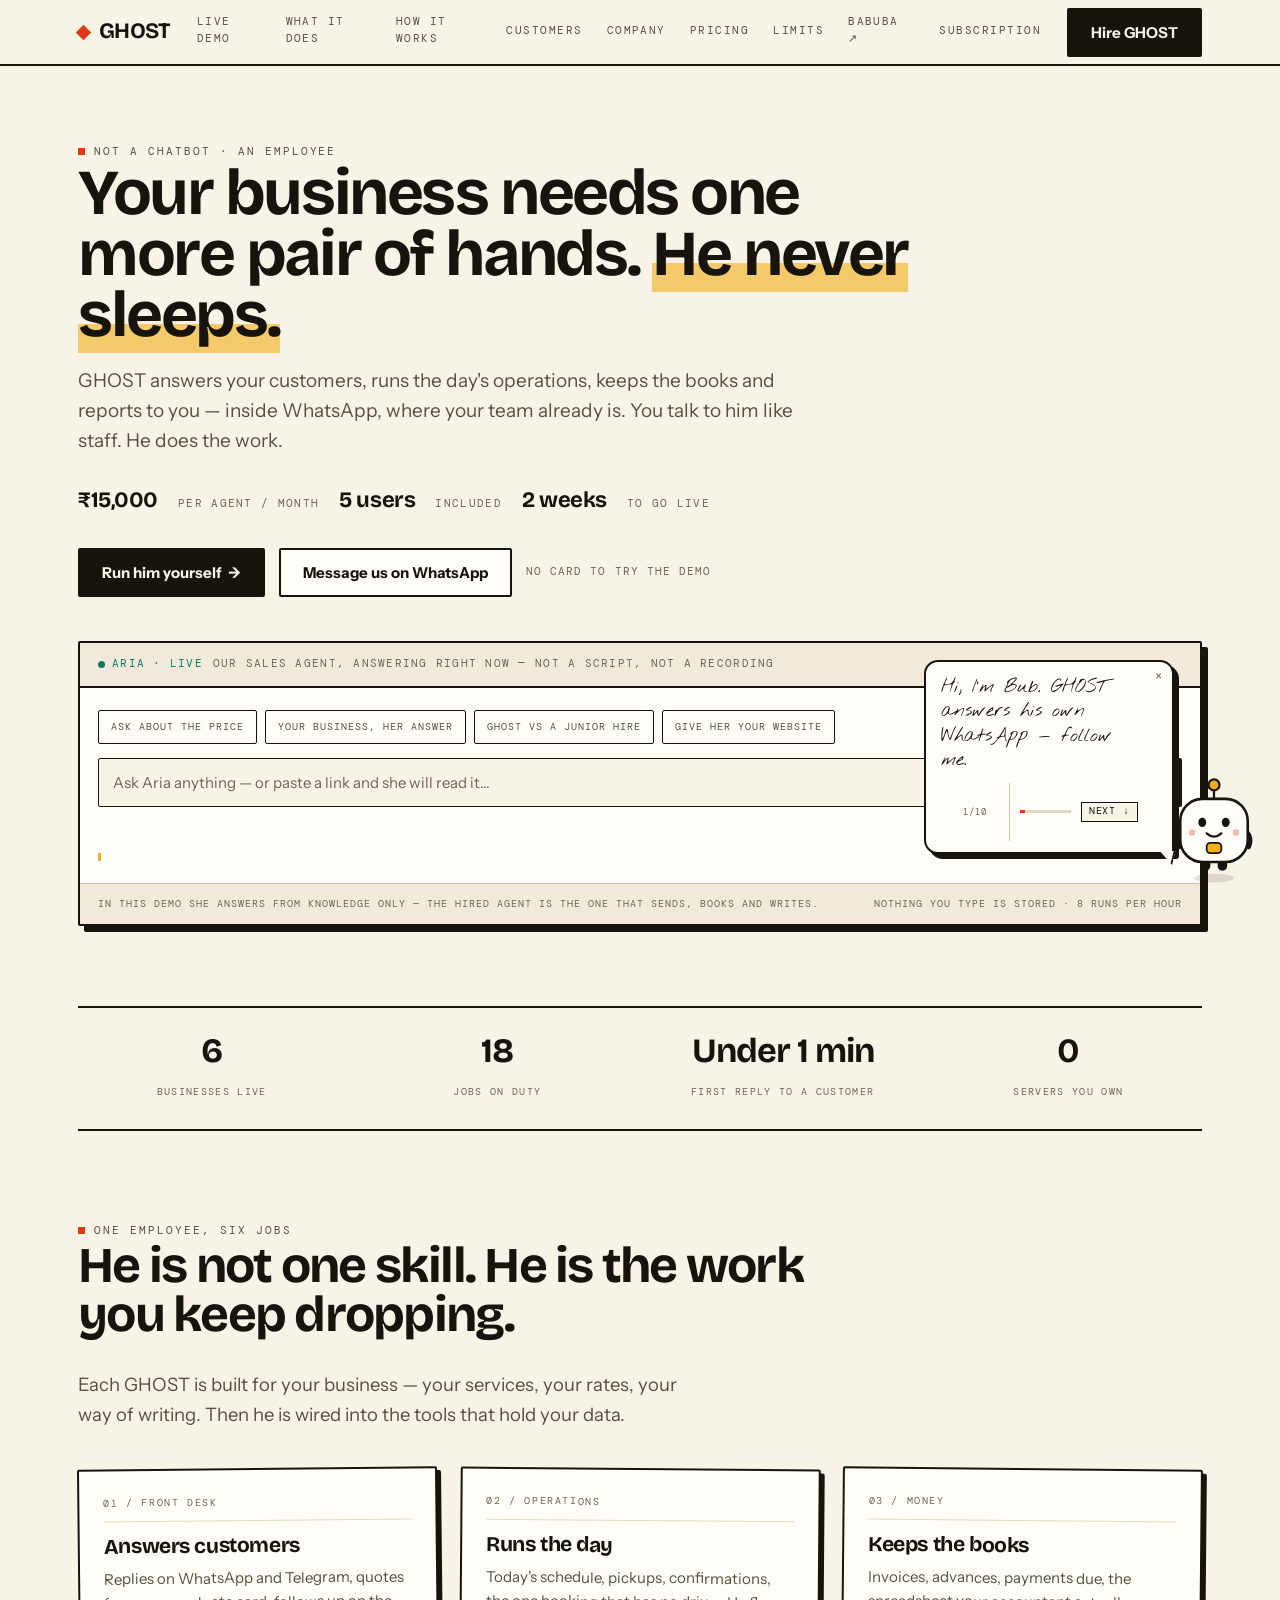
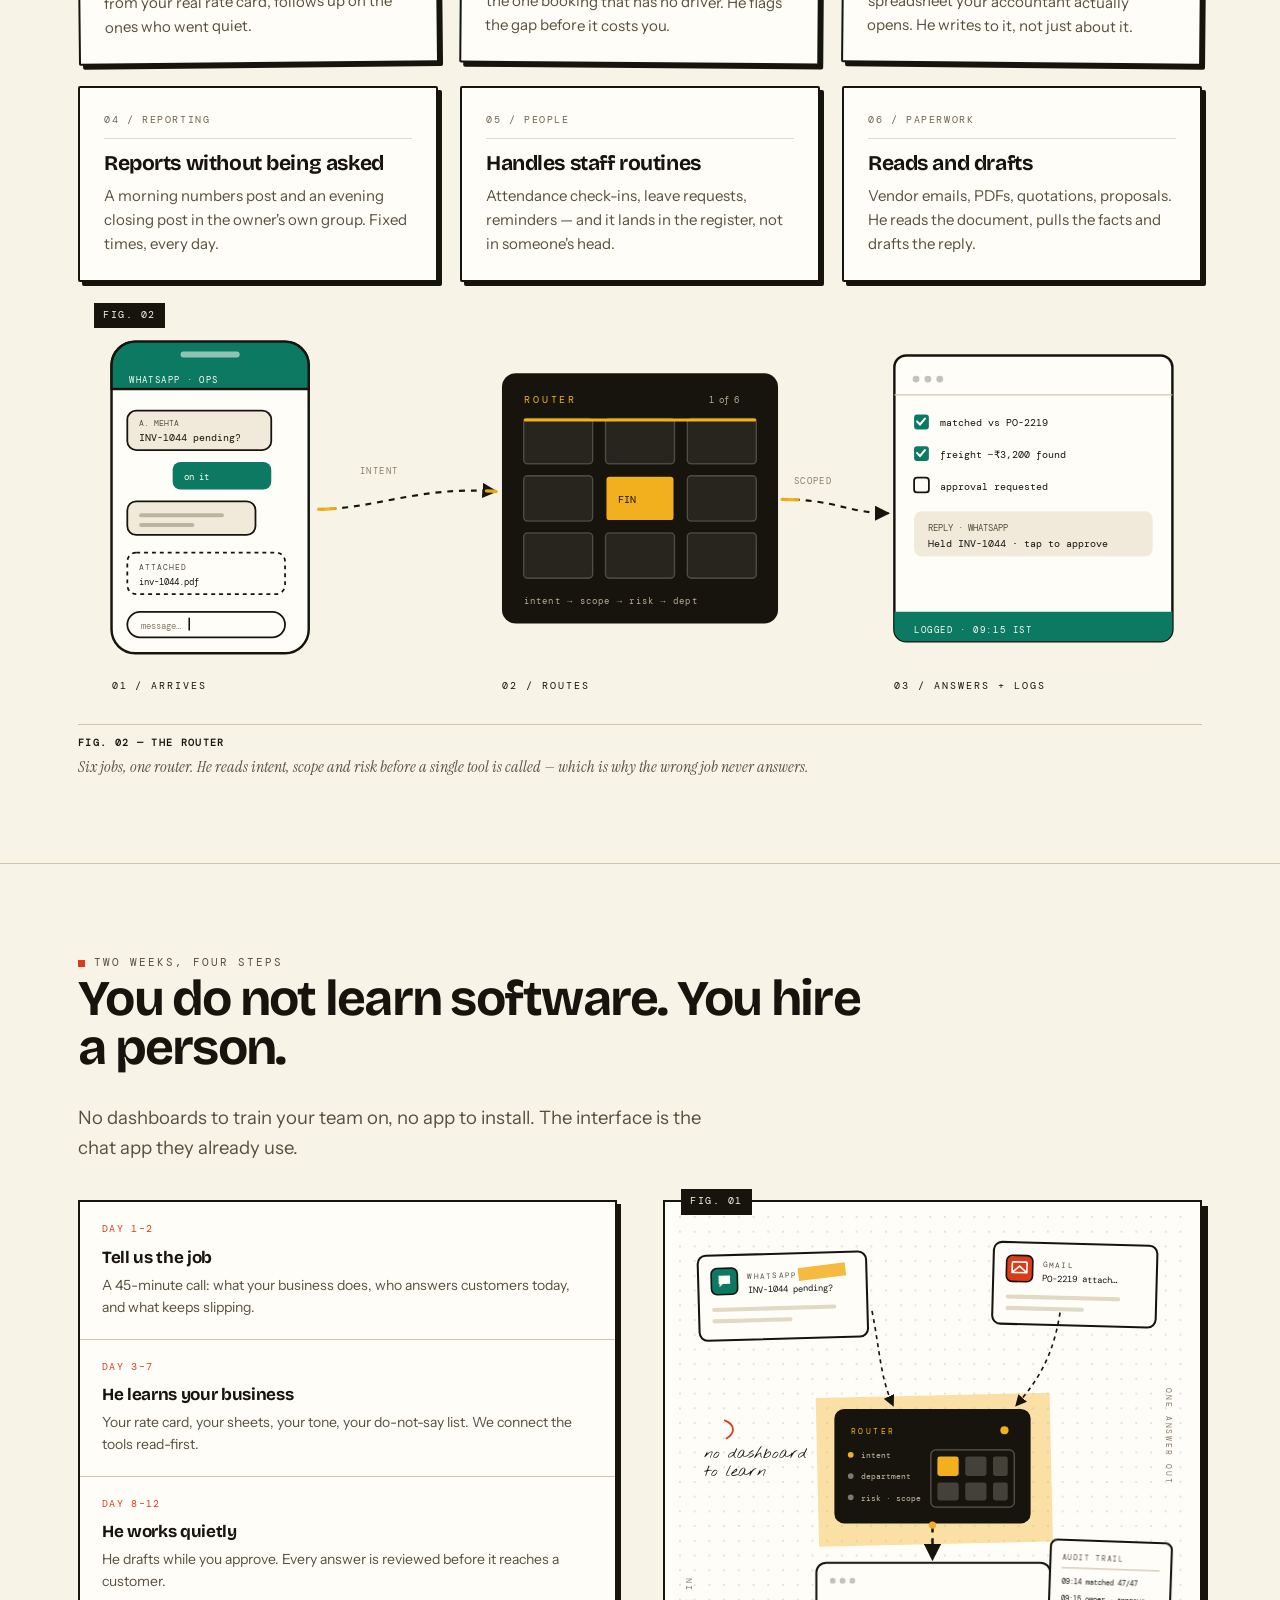
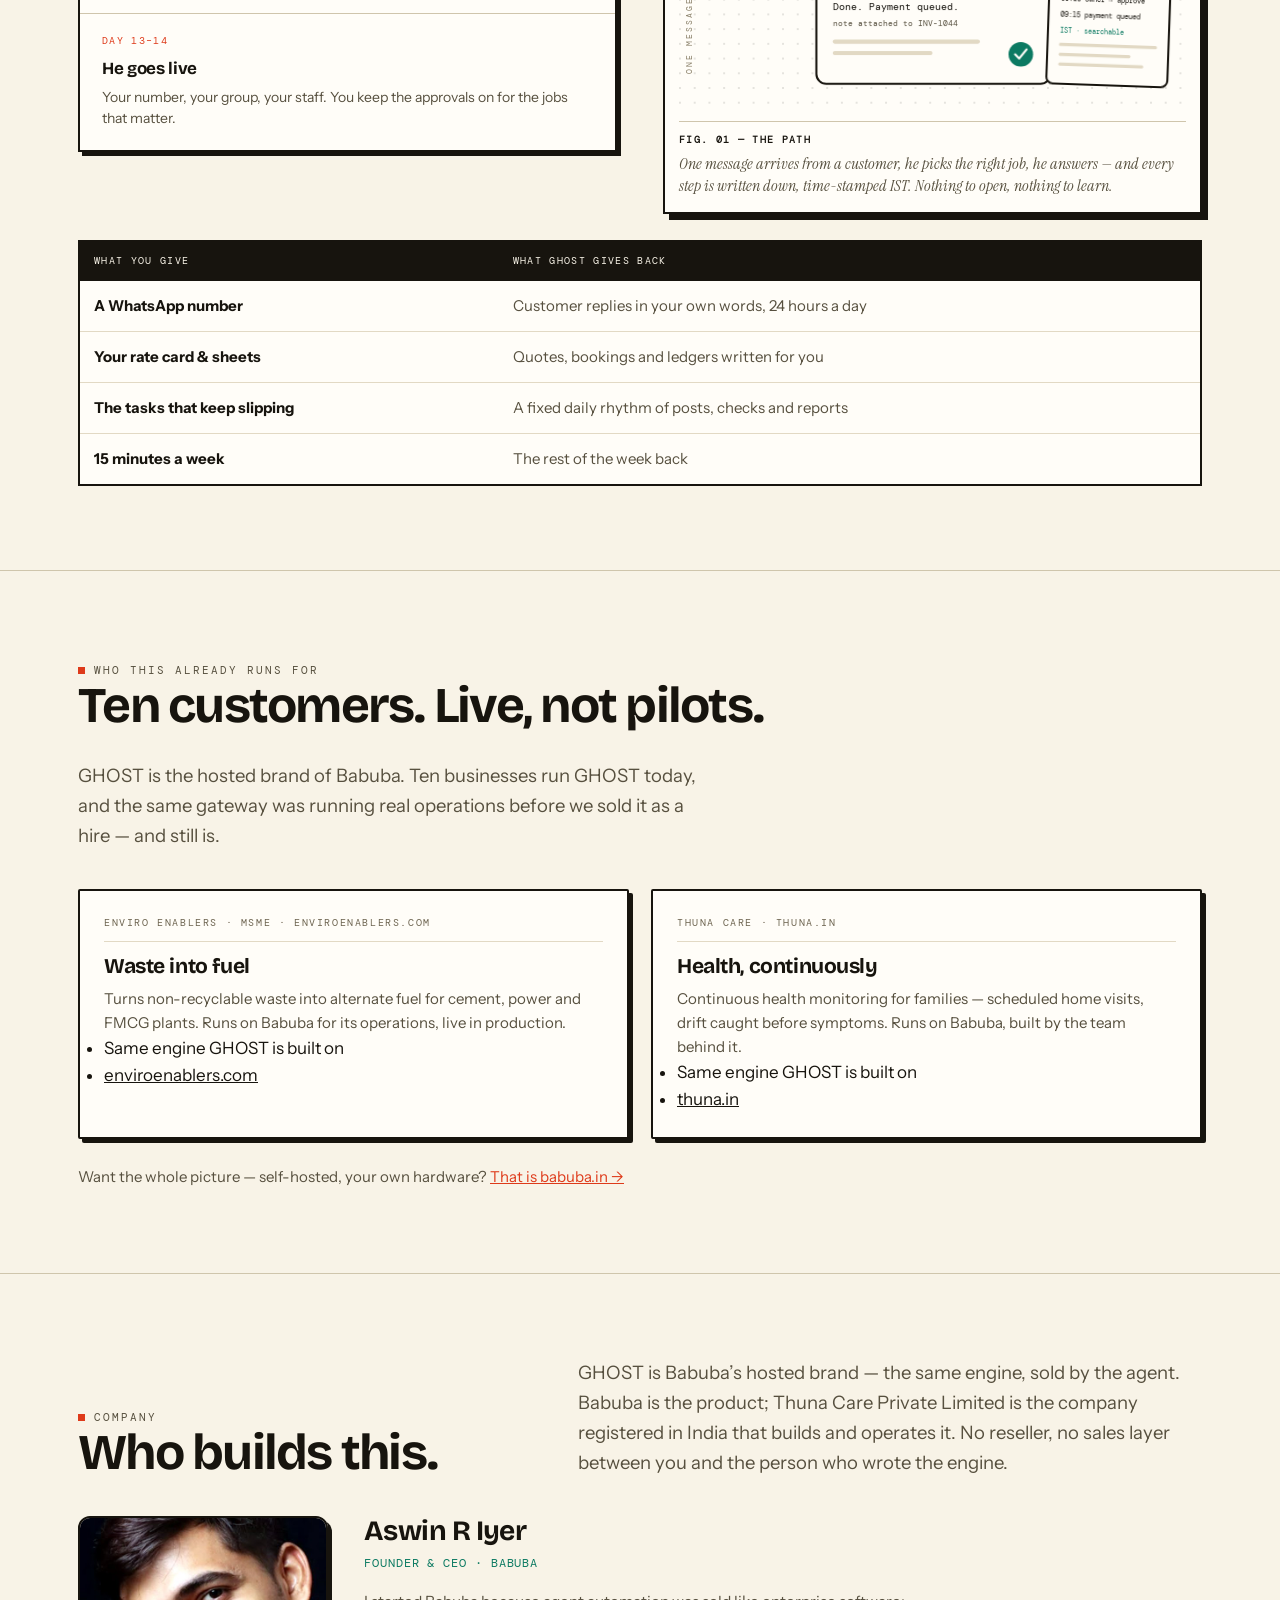
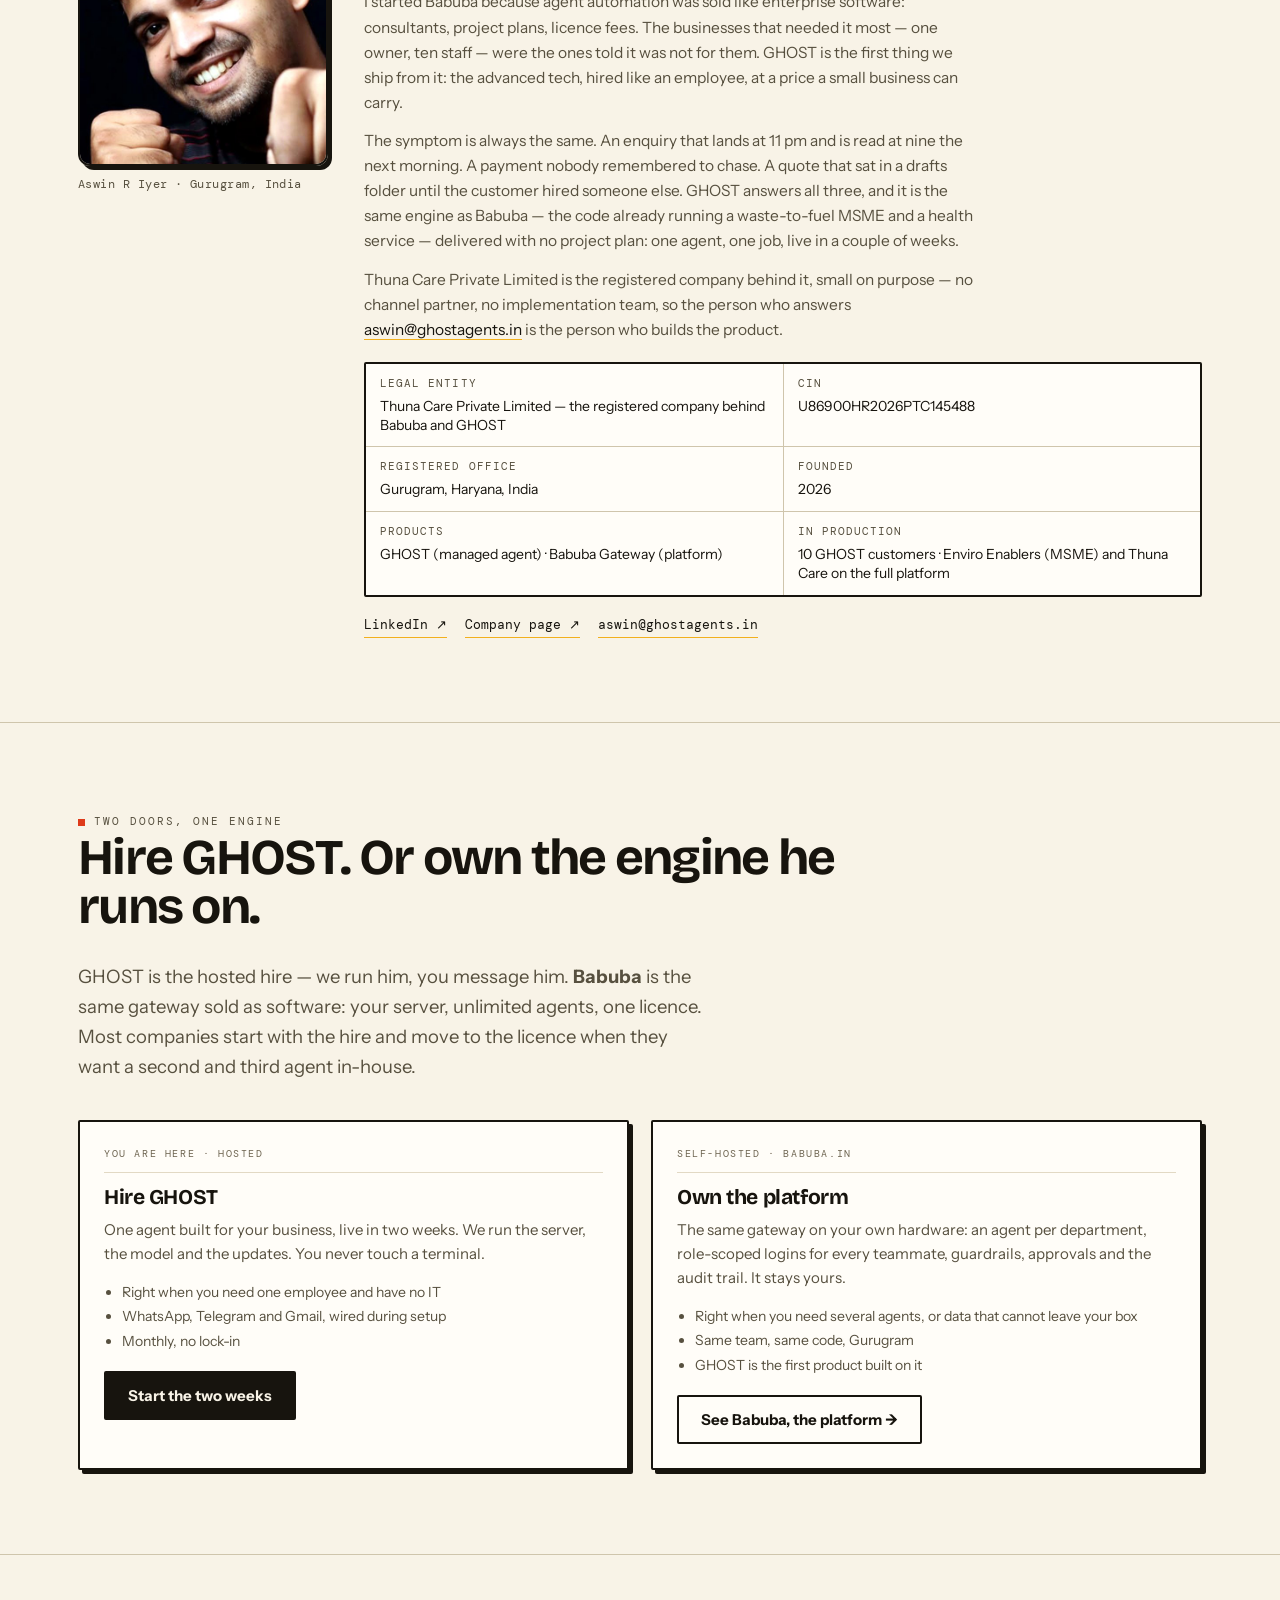
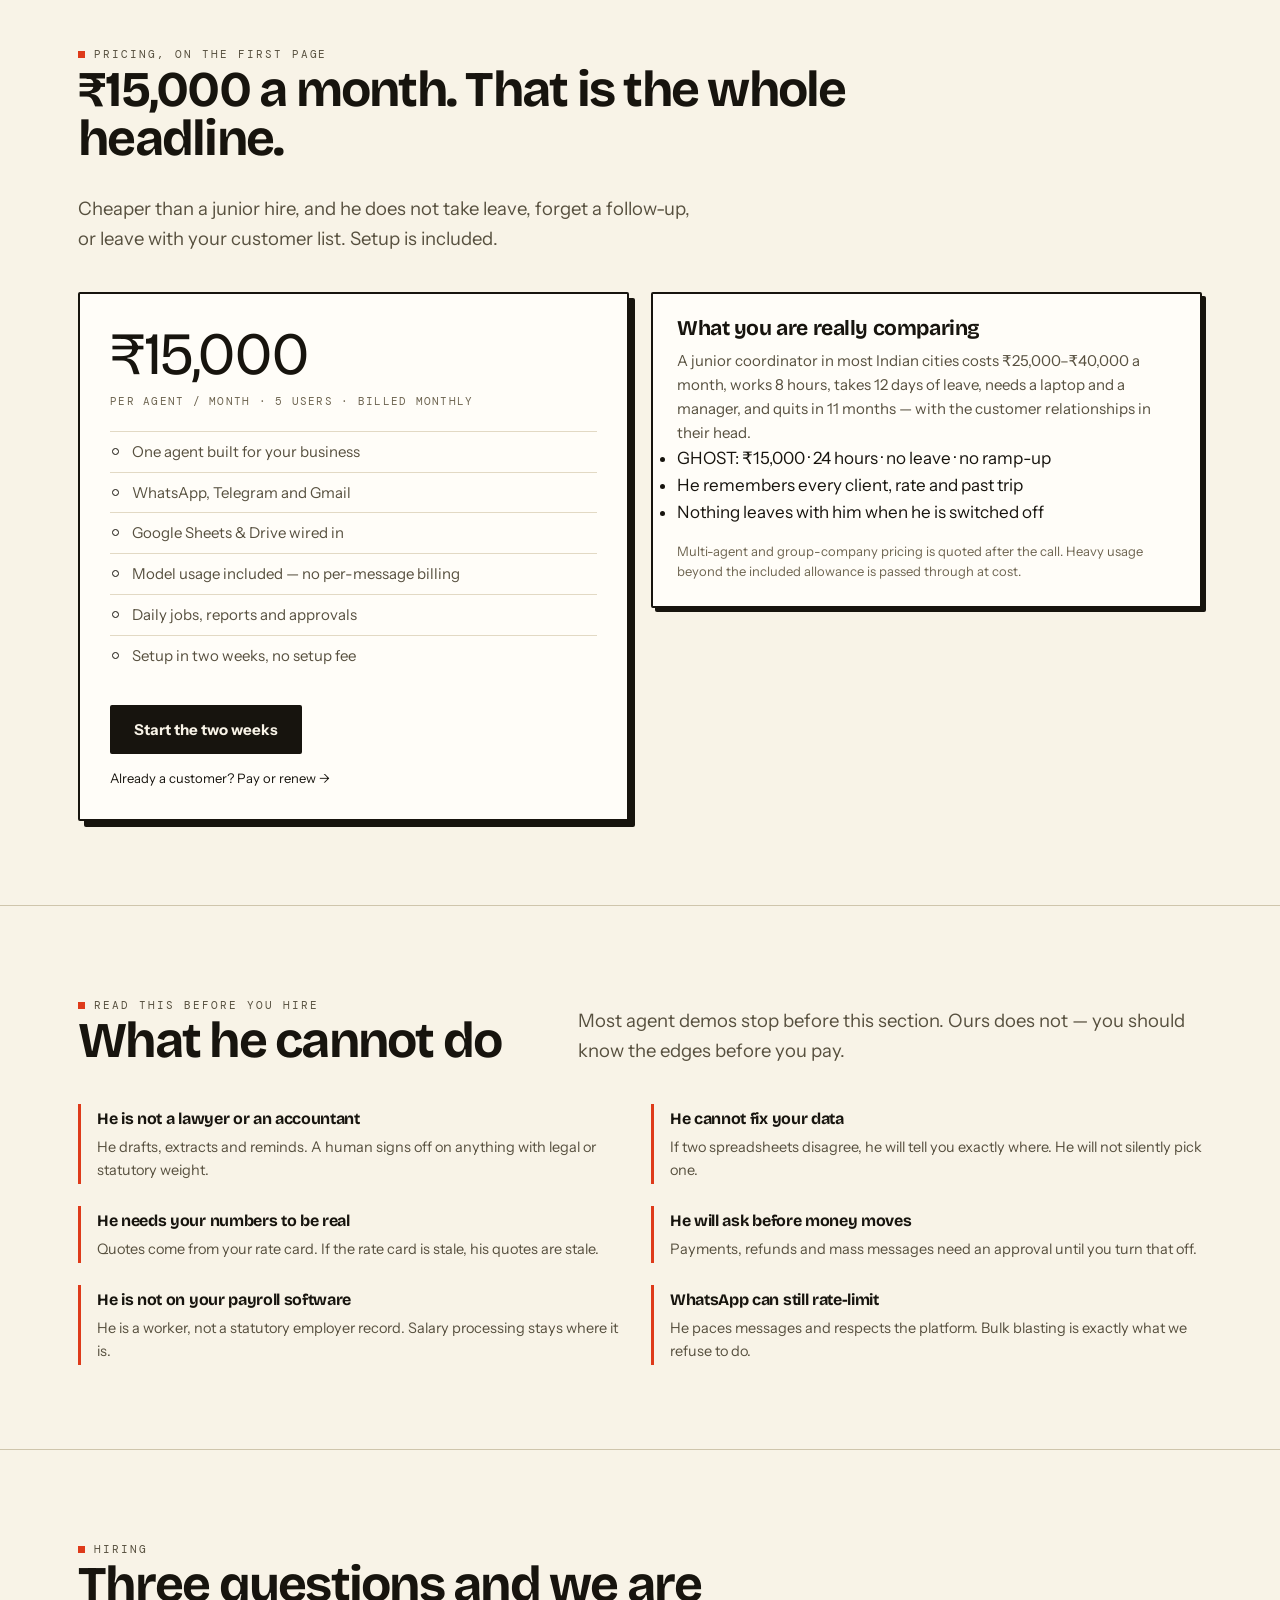
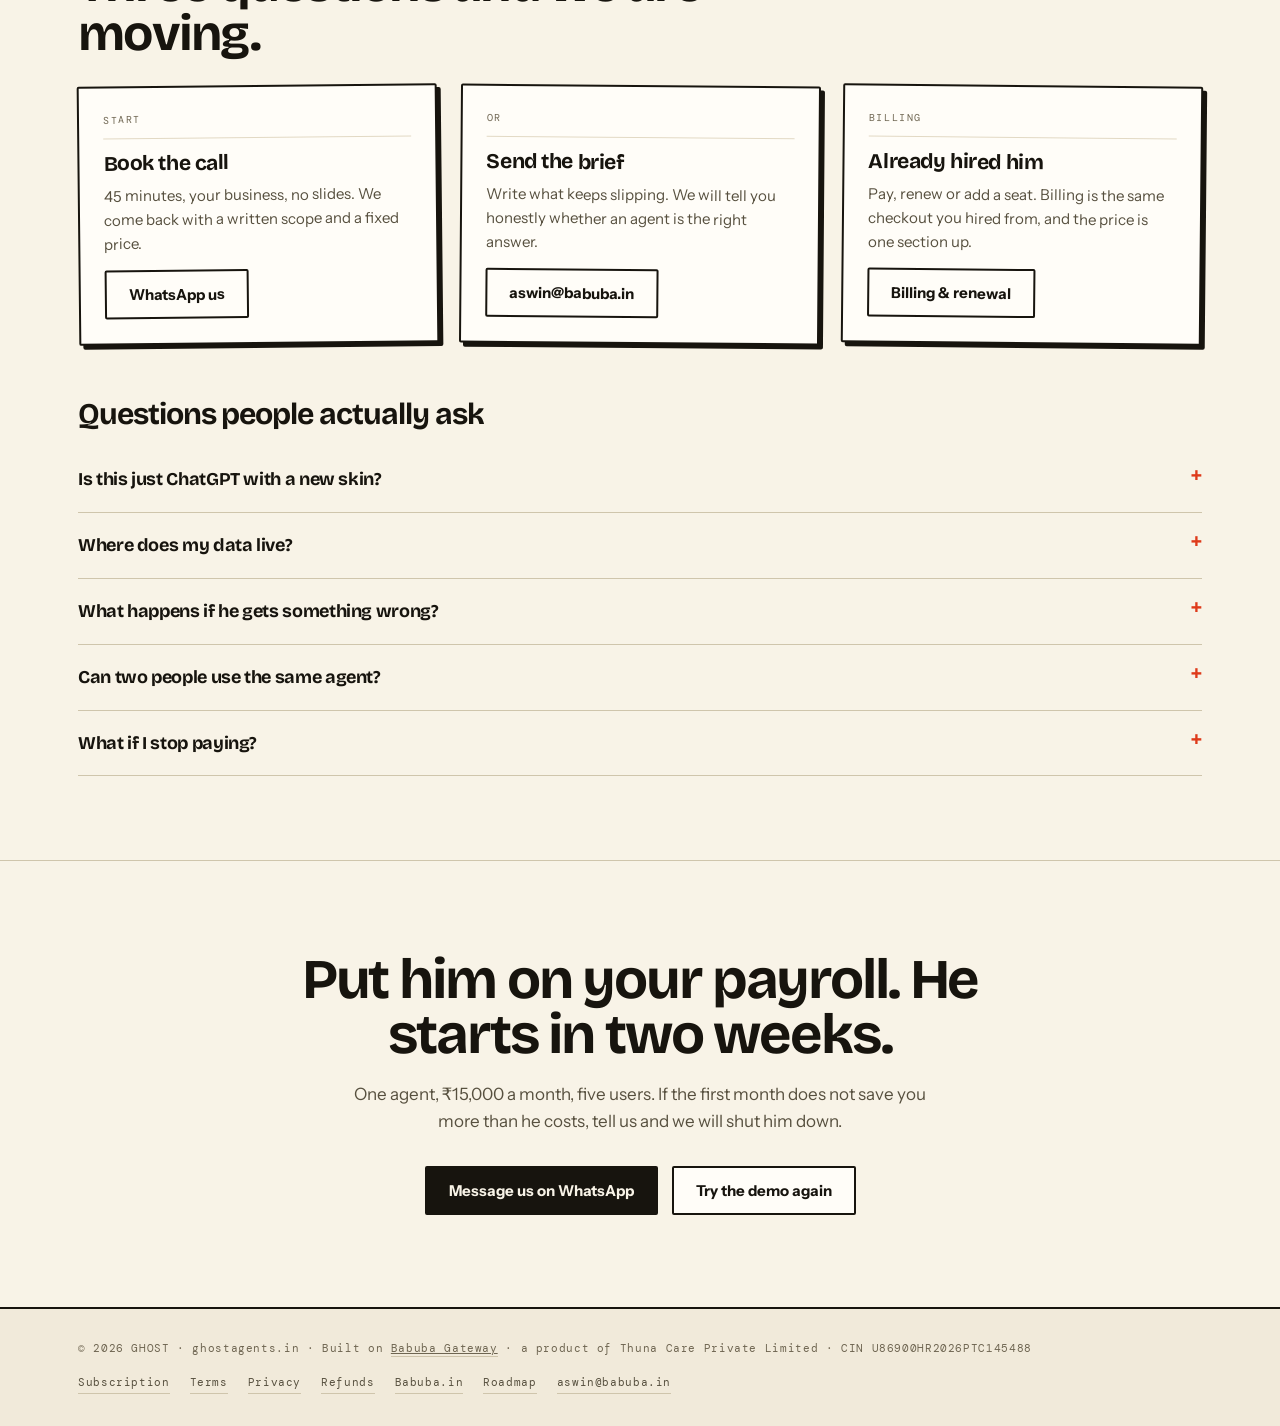
<file: index.html>
<!DOCTYPE html>
<html lang="en">
<head>
<meta charset="utf-8" />
<meta name="viewport" content="width=device-width,initial-scale=1" />
<title>GHOST — the AI employee that works on WhatsApp</title>
<meta name="description" content="GHOST is an AI employee for your business: it answers customers, runs operations, keeps the books and reports to you — on WhatsApp. ₹15,000 per agent per month for 5 users. Live in two weeks." />
<link rel="canonical" href="https://ghostagents.in/" />
<meta property="og:title" content="GHOST — the AI employee that works on WhatsApp" />
<meta property="og:description" content="One agent that answers customers, runs ops and keeps the books. ₹15,000/month, 5 users, live in two weeks." />
<meta property="og:type" content="website" />
<meta property="og:url" content="https://ghostagents.in/" />
<meta name="theme-color" content="#F8F3E7" />
<meta property="og:site_name" content="GHOST" />
<meta property="og:image" content="https://ghostagents.in/assets/og-ghost.png" />
<meta property="og:image:width" content="1200" />
<meta property="og:image:height" content="630" />
<meta property="og:image:alt" content="GHOST — the AI employee that works on WhatsApp" />
<meta name="twitter:card" content="summary_large_image" />
<meta name="twitter:title" content="GHOST — the AI employee that works on WhatsApp" />
<meta name="twitter:description" content="One agent that answers customers, runs ops and keeps the books. ₹15,000/month, 5 users, live in two weeks." />
<meta name="twitter:image" content="https://ghostagents.in/assets/og-ghost.png" />
<script type="application/ld+json">
{
  "@context": "https://schema.org",
  "@graph": [
    {
      "@type": "Organization",
      "@id": "https://ghostagents.in/#org",
      "name": "GHOST",
      "legalName": "Thuna Care Private Limited",
      "url": "https://ghostagents.in/",
      "email": "aswin@babuba.in",
      "logo": "https://ghostagents.in/assets/og-ghost.png",
      "identifier": "CIN U86900HR2026PTC145488",
      "address": {
        "@type": "PostalAddress",
        "addressLocality": "Gurugram",
        "addressRegion": "Haryana",
        "addressCountry": "IN"
      },
      "sameAs": [
        "https://www.babuba.in"
      ]
    },
    {
      "@type": "Product",
      "name": "GHOST",
      "description": "An AI employee for small businesses that answers customers, runs daily operations, keeps the books and reports to the owner inside WhatsApp.",
      "brand": {
        "@id": "https://ghostagents.in/#org"
      },
      "category": "AI employee / business automation",
      "offers": {
        "@type": "Offer",
        "price": "15000",
        "priceCurrency": "INR",
        "availability": "https://schema.org/InStock",
        "url": "https://ghostagents.in/#pricing",
        "priceSpecification": {
          "@type": "UnitPriceSpecification",
          "price": "15000",
          "priceCurrency": "INR",
          "unitText": "MONTH",
          "referenceQuantity": {
            "@type": "QuantitativeValue",
            "value": 1,
            "unitCode": "MON"
          }
        }
      }
    }
  ]
}
</script>
<link rel="icon" href="data:image/svg+xml,<svg xmlns='http://www.w3.org/2000/svg' viewBox='0 0 100 100'><rect width='100' height='100' rx='22' fill='%2317140E'/><text x='50' y='72' font-size='62' font-family='system-ui' font-weight='700' fill='%23F8F3E7' text-anchor='middle'>G</text></svg>" />
<link rel="icon" type="image/png" sizes="64x64" href="/favicon.png" />
<link rel="apple-touch-icon" sizes="180x180" href="/apple-touch-icon.png" />
<link rel="stylesheet" href="/theme.css?v=3" />
</head>
<body>

<header>
  <div class="wrap">
    <nav>
      <a class="brand" href="/"><span class="dot"></span>GHOST</a>
      <div class="nlinks">
        <a href="#demo">Live demo</a>
        <a href="#works">What it does</a>
        <a href="#how">How it works</a>
        <a href="#who">Customers</a>
        <a href="#team">Company</a>
        <a href="#pricing">Pricing</a>
        <a href="#limits">Limits</a>
        <a href="#platform">Babuba &#8599;</a>
      </div>
      <a class="nsub" href="https://app.ghostagents.in/">Subscription</a>
        <a class="btn btn-p" href="#start">Hire GHOST</a>
    </nav>
  </div>
</header>

<main>
<div class="wrap">
  <div class="hero" data-say="Hi, I&rsquo;m Bub. GHOST answers his own WhatsApp &mdash; follow me." data-pose="wave">
    <span class="eyebrow">Not a chatbot · an employee</span>
    <h1>Your business needs one more pair of hands. <em>He never sleeps.</em></h1>
    <p>GHOST answers your customers, runs the day's operations, keeps the books and reports to you — inside WhatsApp, where your team already is. You talk to him like staff. He does the work.</p>
    <div class="pricebar">
      <b>₹15,000</b><span>per agent / month</span>
      <b>5 users</b><span>included</span>
      <b>2 weeks</b><span>to go live</span>
    </div>
    <div class="cta">
      <a class="btn btn-p" href="#demo">Run him yourself &nbsp;→</a>
      <a class="btn btn-g" href="https://wa.me/919497243925?text=Hi%2C%20I%20want%20to%20hire%20GHOST" target="_blank" rel="noopener">Message us on WhatsApp</a>
      <small>No card to try the demo</small>
    </div>

    <!-- LIVE DEMO -->
    <div class="demo" id="demo" data-say="Type anything here. Demo is knowledge only &mdash; he sends nothing." data-pose="point">
      <div class="demo-top">
        <span class="live"><i></i>ARIA · LIVE</span>
        <span>our sales agent, answering right now — not a script, not a recording</span>
      </div>
      <div class="demo-body">
        <div class="chips">
          <button class="chip" data-t="What is GHOST, in one line, and what does it cost?">Ask about the price</button>
          <button class="chip" data-t="We run a 6-person travel agency in Kochi. What would GHOST actually do for us?">Your business, her answer</button>
          <button class="chip" data-t="Which is the better buy for a small firm — GHOST at Rs 15,000 a month or a junior hire?">GHOST vs a junior hire</button>
          <button class="chip" data-t="https://ghostagents.in what would you change on this page?">Give her your website</button>
        </div>
        <div class="row">
          <input class="din" id="q" placeholder="Ask Aria anything — or paste a link and she will read it…" maxlength="400" />
          <button class="run" id="go">Ask Aria</button>
        </div>
        <div class="out" id="out">
          <div class="trace" id="trace"></div>
          <div class="facts" id="facts"></div>
          <div class="answer" id="answer"></div>
        </div>
      </div>
      <div class="demo-foot">
        <span id="meta">In this demo she answers from knowledge only — the hired agent is the one that sends, books and writes.</span>
        <span>Nothing you type is stored · 8 runs per hour</span>
      </div>
    </div>
  </div>

  <div class="strip">
    <div class="strip-grid">
      <div><b>6</b><span>businesses live</span></div>
      <div><b>18</b><span>jobs on duty</span></div>
      <div><b>Under 1 min</b><span>first reply to a customer</span></div>
      <div><b>0</b><span>servers you own</span></div>
    </div>
  </div>
</div>

<section class="blk" id="works" data-say="Six jobs, one agent. You hire the work, not a chatbot." data-pose="think">
  <div class="wrap">
    <div class="head">
      <div>
        <span class="eyebrow">One employee, six jobs</span>
        <h2 class="sec-t">He is not one skill. He is the work you keep dropping.</h2>
      </div>
      <p class="lede">Each GHOST is built for your business — your services, your rates, your way of writing. Then he is wired into the tools that hold your data.</p>
    </div>
    <div class="grid3">
      <div class="card"><span class="num">01 / FRONT DESK</span><h3>Answers customers</h3><p>Replies on WhatsApp and Telegram, quotes from your real rate card, follows up on the ones who went quiet.</p></div>
      <div class="card"><span class="num">02 / OPERATIONS</span><h3>Runs the day</h3><p>Today's schedule, pickups, confirmations, the one booking that has no driver. He flags the gap before it costs you.</p></div>
      <div class="card"><span class="num">03 / MONEY</span><h3>Keeps the books</h3><p>Invoices, advances, payments due, the spreadsheet your accountant actually opens. He writes to it, not just about it.</p></div>
      <div class="card"><span class="num">04 / REPORTING</span><h3>Reports without being asked</h3><p>A morning numbers post and an evening closing post in the owner's own group. Fixed times, every day.</p></div>
      <div class="card"><span class="num">05 / PEOPLE</span><h3>Handles staff routines</h3><p>Attendance check-ins, leave requests, reminders — and it lands in the register, not in someone's head.</p></div>
      <div class="card"><span class="num">06 / PAPERWORK</span><h3>Reads and drafts</h3><p>Vendor emails, PDFs, quotations, proposals. He reads the document, pulls the facts and drafts the reply.</p></div>
    </div>
    <figure class="fig fig-raw" style="margin:34px 0 0">
      <span class="fig-tag">Fig. 02</span>
        <svg viewBox="0 0 1140 400" role="img" aria-label="Three panels: a message arrives on WhatsApp, the gateway router picks one of his six jobs, the agent answers and the answer is logged">
                <defs>
                  <marker id="g-ah2" viewBox="0 0 10 10" refX="9" refY="5" markerWidth="7" markerHeight="7" orient="auto"><path d="M0 0L10 5L0 10z" fill="#17140E"/></marker>
                </defs>

                <!-- 01 message -->
                <path d="M34 50V50a24 24 0 0 1 24-24h152a24 24 0 0 1 24 24v268a24 24 0 0 1-24 24H58a24 24 0 0 1-24-24z" fill="#FFFDF8" stroke="#17140E" stroke-width="2.5"/>
                <path d="M34 74V50a24 24 0 0 1 24-24h152a24 24 0 0 1 24 24v24z" fill="#0C7A62" stroke="#17140E" stroke-width="2.5"/>
                <rect x="104" y="36" width="60" height="6" rx="3" fill="#FFFDF8" fill-opacity=".55"/>
                <text x="52" y="68" font-family="DM Mono, monospace" font-size="9.5" letter-spacing="1.4" fill="#FFFDF8">WHATSAPP · OPS</text>
                <rect x="50" y="96" width="146" height="40" rx="9" fill="#F1EADA" stroke="#17140E" stroke-width="1.8"/>
                <text x="62" y="112" font-family="DM Mono, monospace" font-size="8.5" fill="#57503F">A. MEHTA</text>
                <text x="62" y="127" font-family="DM Mono, monospace" font-size="10" fill="#17140E">INV-1044 pending?</text>
                <rect class="f2-onit" x="96" y="148" width="100" height="28" rx="8" fill="#0C7A62"/>
                <text x="108" y="166" font-family="DM Mono, monospace" font-size="9.5" fill="#FFFDF8">on it</text>
                <rect x="50" y="188" width="130" height="34" rx="9" fill="#F1EADA" stroke="#17140E" stroke-width="1.8"/>
                <rect class="f2-skel" x="62" y="200" width="86" height="4" rx="2" fill="#8A8069" fill-opacity=".5"/>
                <rect class="f2-skel" x="62" y="210" width="56" height="4" rx="2" fill="#8A8069" fill-opacity=".5"/>
                <rect class="f2-attach" x="50" y="240" width="160" height="42" rx="9" fill="#FFFDF8" stroke="#17140E" stroke-width="1.8" stroke-dasharray="4 4"/>
                <text x="62" y="258" font-family="DM Mono, monospace" font-size="8.5" letter-spacing="1" fill="#57503F">ATTACHED</text>
                <text x="62" y="273" font-family="DM Mono, monospace" font-size="9.5" fill="#17140E">inv-1044.pdf</text>
                <rect x="50" y="300" width="160" height="26" rx="13" fill="#FFFDF8" stroke="#17140E" stroke-width="1.8"/>
                <text x="64" y="317" font-family="DM Mono, monospace" font-size="9" fill="#8A8069">message…</text>
                <rect class="f2-caret" x="112" y="306" width="1.6" height="13" fill="#17140E"/>
                <text class="f2-stage" x="34" y="378" font-family="DM Mono, monospace" font-size="10" letter-spacing="2" fill="#17140E">01 / ARRIVES</text>

                <!-- arrow 1 -->
                <path d="M244 196C300 196 348 172 424 178" fill="none" stroke="#17140E" stroke-width="2.2" stroke-dasharray="6 6" marker-end="url(#g-ah2)"/>
                <path class="f2-packet" d="M244 196C300 196 348 172 424 178"/>
                <text x="286" y="160" font-family="DM Mono, monospace" font-size="9" letter-spacing="1.4" fill="#8A8069">INTENT</text>

                <!-- 02 router -->
                <rect x="430" y="58" width="280" height="254" rx="14" fill="#17140E"/>
                <text x="452" y="88" font-family="DM Mono, monospace" font-size="10" letter-spacing="3" fill="#F2B01E">ROUTER</text>
                <text x="640" y="88" font-family="DM Mono, monospace" font-size="9" fill="#B9AF95">1 of 6</text>
                <g stroke="#F8F3E7" stroke-opacity=".22" stroke-width="1.4" fill="#F8F3E7" fill-opacity=".07">
                  <rect x="452" y="104" width="70" height="46" rx="4"/><rect x="535" y="104" width="70" height="46" rx="4"/><rect x="618" y="104" width="70" height="46" rx="4"/>
                  <rect x="452" y="162" width="70" height="46" rx="4"/><rect x="618" y="162" width="70" height="46" rx="4"/>
                  <rect x="452" y="220" width="70" height="46" rx="4"/><rect x="535" y="220" width="70" height="46" rx="4"/><rect x="618" y="220" width="70" height="46" rx="4"/>
                </g>
                <rect class="f2-scan" x="452" y="104" width="236" height="3" rx="1.5" fill="#F2B01E"/>
                <rect class="f2-fin" x="535" y="162" width="70" height="46" rx="4" fill="#F2B01E" stroke="#17140E" stroke-width="2"/>
                <text x="548" y="190" font-family="DM Mono, monospace" font-size="10" fill="#17140E">FIN</text>
                <text x="452" y="292" font-family="DM Mono, monospace" font-size="9" letter-spacing="1.2" fill="#B9AF95">intent → scope → risk → dept</text>
                <text class="f2-stage f2-stage2" x="430" y="378" font-family="DM Mono, monospace" font-size="10" letter-spacing="2" fill="#17140E">02 / ROUTES</text>

                <!-- arrow 2 -->
                <path d="M714 186C770 186 780 200 822 200" fill="none" stroke="#17140E" stroke-width="2.2" stroke-dasharray="6 6" marker-end="url(#g-ah2)"/>
                <path class="f2-packet" style="animation-delay:.9s" d="M714 186C770 186 780 200 822 200"/>
                <text x="726" y="170" font-family="DM Mono, monospace" font-size="9" letter-spacing="1.4" fill="#8A8069">SCOPED</text>

                <!-- 03 answer -->
                <rect x="828" y="40" width="282" height="290" rx="12" fill="#FFFDF8" stroke="#17140E" stroke-width="2.5"/>
                <circle cx="850" cy="64" r="3.5" fill="#17140E" fill-opacity=".25"/>
                <circle cx="862" cy="64" r="3.5" fill="#17140E" fill-opacity=".25"/>
                <circle cx="874" cy="64" r="3.5" fill="#17140E" fill-opacity=".25"/>
                <line x1="828" y1="80" x2="1110" y2="80" stroke="#CFC5AC" stroke-width="1.5"/>
                <g font-family="DM Mono, monospace" font-size="10" fill="#17140E">
                  <g class="f2-ck"><rect x="848" y="100" width="15" height="15" rx="3" fill="#0C7A62"/><path d="M851 107l3 3 5-6" fill="none" stroke="#FFFDF8" stroke-width="2" stroke-linecap="round"/><text x="874" y="112">matched vs PO-2219</text></g>
                  <g class="f2-ck f2-ck2"><rect x="848" y="132" width="15" height="15" rx="3" fill="#0C7A62"/><path d="M851 139l3 3 5-6" fill="none" stroke="#FFFDF8" stroke-width="2" stroke-linecap="round"/><text x="874" y="144">freight −₹3,200 found</text></g>
                  <g class="f2-ck f2-ck3"><rect x="848" y="164" width="15" height="15" rx="3" fill="#FFFDF8" stroke="#17140E" stroke-width="1.8"/><text x="874" y="176">approval requested</text></g>
                </g>
                <rect x="848" y="198" width="242" height="46" rx="8" fill="#F1EADA"/>
                <rect class="f2-ring" x="848" y="198" width="242" height="46" rx="8" fill="none" stroke="#F2B01E" stroke-width="2.4" stroke-opacity="0"/>
                <text x="862" y="218" font-family="DM Mono, monospace" font-size="9" fill="#57503F">REPLY · WHATSAPP</text>
                <text x="862" y="234" font-family="DM Mono, monospace" font-size="10" fill="#17140E">Held INV-1044 · tap to approve</text>
                <path d="M828 300h282v18a12 12 0 0 1-12 12H840a12 12 0 0 1-12-12z" fill="#0C7A62"/>
                <text x="848" y="322" font-family="DM Mono, monospace" font-size="9" letter-spacing="1.6" fill="#FFFDF8">LOGGED · 09:15 IST</text>
                <text class="f2-stage f2-stage3" x="828" y="378" font-family="DM Mono, monospace" font-size="10" letter-spacing="2" fill="#17140E">03 / ANSWERS + LOGS</text>
              </svg>
      <figcaption><b>Fig. 02 &mdash; the router</b>Six jobs, one router. He reads intent, scope and risk before a single tool is called &mdash; which is why the wrong job never answers.</figcaption>
    </figure>
  </div>
</section>

<section class="blk" id="how" data-say="Four days from payment to live. This is the path." data-pose="point">
  <div class="wrap">
    <div class="head">
      <div>
        <span class="eyebrow">Two weeks, four steps</span>
        <h2 class="sec-t">You do not learn software. You hire a person.</h2>
      </div>
      <p class="lede">No dashboards to train your team on, no app to install. The interface is the chat app they already use.</p>
    </div>
    <div class="how-grid">
      <div class="steps">
      <div class="step"><em>DAY 1–2</em><b>Tell us the job</b><p>A 45-minute call: what your business does, who answers customers today, and what keeps slipping.</p></div>
      <div class="step"><em>DAY 3–7</em><b>He learns your business</b><p>Your rate card, your sheets, your tone, your do-not-say list. We connect the tools read-first.</p></div>
      <div class="step"><em>DAY 8–12</em><b>He works quietly</b><p>He drafts while you approve. Every answer is reviewed before it reaches a customer.</p></div>
      <div class="step"><em>DAY 13–14</em><b>He goes live</b><p>Your number, your group, your staff. You keep the approvals on for the jobs that matter.</p></div>
    </div>
      <figure class="fig" style="margin:0">
        <span class="fig-tag">Fig. 01</span>
        <svg viewBox="0 0 620 600" role="img" aria-label="Diagram: a WhatsApp message and an email arrive, a router picks one of his six jobs, an agent answers and the step is logged">
              <defs>
                <marker id="g-ah1" viewBox="0 0 10 10" refX="9" refY="5" markerWidth="7" markerHeight="7" orient="auto"><path d="M0 0L10 5L0 10z" fill="#17140E"/></marker>
                <pattern id="g-dots1" width="18" height="18" patternUnits="userSpaceOnUse"><circle cx="1.2" cy="1.2" r="1.2" fill="#17140E" fill-opacity=".15"/></pattern>
              </defs>
              <style>
                /* entrance */
                .c-wa,.c-gm,.c-ans,.c-aud{animation:cardIn .85s cubic-bezier(.16,.84,.28,1) both}
                .c-ans{animation-delay:1.05s}.c-aud{animation-delay:1.35s}
                /* paper drift */
                .fl-a{animation:floaty 5.5s ease-in-out infinite}
                .fl-b{animation:floaty 6.4s ease-in-out infinite reverse}
                .c-gold{transform-box:fill-box;transform-origin:center;animation:breath 4.6s ease-in-out infinite,wig 7s ease-in-out infinite}
                .tape{transform-box:fill-box;transform-origin:center;animation:wig 5.2s ease-in-out infinite}
                /* dot grid crawls exactly one cell - seamless */
                .c-bg{animation:drift 14s linear infinite}
                /* arrows */
                .c-ar{animation:dash 1.6s linear infinite}.c-ar2{animation-delay:.35s}
                .c-ao{stroke-dasharray:7 7;animation:das 1.1s linear infinite}
                /* router */
                .c-rt{animation:glow 7s ease-in-out infinite}
                .cap{animation:flick 8s ease-in-out infinite}
                .pdot{transform-box:fill-box;transform-origin:center;animation:ping 2.1s ease-out infinite}
                .r1,.r2,.r3{animation:seq 3.6s ease-in-out infinite}
                .r2{animation-delay:.55s}.r3{animation-delay:1.1s}
                .c-grid{animation:breath 3.6s ease-in-out infinite}
                .dep{animation:chase 3.4s ease-in-out infinite}
                .d2{animation-delay:.1s}.d3{animation-delay:.2s}.d4{animation-delay:.3s}.d5{animation-delay:.4s}.d6{animation-delay:.5s}
                .c-pk{animation:pk 1.9s ease-in-out infinite}
                /* text bars fill in, staggered */
                .bar{transform-box:fill-box;transform-origin:left center;animation:grow 6s ease-in-out infinite}
                .b1,.b5{animation-delay:0s}.b2,.b6{animation-delay:.25s}.b3{animation-delay:.4s}.b4{animation-delay:.65s}
                .b7{animation-delay:.8s}.b8{animation-delay:1s}.b9{animation-delay:1.2s}
                /* answer */
                .tdot{animation:tp 1.4s ease-in-out infinite}.t2{animation-delay:.2s}.t3{animation-delay:.4s}
                .c-check{transform-box:fill-box;transform-origin:center;animation:popIn .5s cubic-bezier(.2,1.6,.4,1) 1.9s both}
                .c-tick{animation:popIn .4s cubic-bezier(.2,1.6,.4,1) 2.05s both}
                /* audit log ticks down the list */
                .arow{animation:logIn 6s ease-in-out infinite}
                .a2{animation-delay:.3s}.a3{animation-delay:.6s}.a4{animation-delay:.9s}
                /* labels and ink */
                .lbl{animation:lblp 6.5s ease-in-out infinite}.l2{animation-delay:.8s}
                .c-squig{stroke-dasharray:46;animation:draw 4.4s ease-in-out infinite}
                .hand{animation:handp 5.8s ease-in-out infinite}.hw2{animation-delay:.7s}
                @keyframes cardIn{from{opacity:0;translate:0 16px}to{opacity:1;translate:0 0}}
                @keyframes floaty{0%,100%{translate:0 0}50%{translate:0 -6px}}
                @keyframes breath{0%,100%{opacity:.34}50%{opacity:.52}}
                @keyframes wig{0%,100%{rotate:-.9deg}50%{rotate:.9deg}}
                @keyframes drift{to{translate:18px 18px}}
                @keyframes dash{to{stroke-dashoffset:-84}}
                @keyframes das{to{stroke-dashoffset:-14}}
                @keyframes chase{0%,66%{opacity:.2}8%,22%{opacity:1}}
                @keyframes pk{0%{translate:0 0;opacity:0}18%{opacity:1}78%{opacity:1}100%{translate:0 36px;opacity:0}}
                @keyframes popIn{0%{opacity:0;scale:.8}60%{scale:1.08}100%{opacity:1;scale:1}}
                @keyframes tp{0%,60%,100%{opacity:.22}28%{opacity:1}}
                @keyframes glow{0%,100%{opacity:.94}50%{opacity:1}}
                @keyframes flick{0%,100%{opacity:.82}40%,60%{opacity:1}}
                @keyframes ping{0%{scale:1;opacity:1}70%,100%{scale:2.5;opacity:0}}
                @keyframes seq{0%,100%{opacity:.42}12%,34%{opacity:1}}
                @keyframes grow{0%{scale:.45 1;opacity:.3}18%,80%{scale:1 1;opacity:1}100%{scale:.45 1;opacity:.3}}
                @keyframes logIn{0%,6%{opacity:.28}16%,84%{opacity:1}100%{opacity:.28}}
                @keyframes lblp{0%,100%{opacity:.55}35%,65%{opacity:1}}
                @keyframes draw{0%{stroke-dashoffset:46}55%,100%{stroke-dashoffset:0}}
                @keyframes handp{0%,100%{opacity:.72}50%{opacity:1}}
                @media (prefers-reduced-motion:reduce){.c-wa,.c-gm,.c-ans,.c-aud,.fl-a,.fl-b,.c-gold,.tape,.c-bg,.c-ar,.c-ao,.c-rt,.cap,.pdot,.r1,.r2,.r3,.c-grid,.dep,.c-pk,.bar,.tdot,.c-check,.c-tick,.arow,.lbl,.c-squig,.hand{animation:none!important;opacity:1!important}}
              </style>
              <rect class="c-bg" x="-20" y="-20" width="660" height="640" fill="url(#g-dots1)"/>
              <rect class="c-gold" x="176" y="212" width="286" height="182" fill="#F2B01E" fill-opacity=".38" transform="rotate(-1.3 319 303)"/>

              <!-- input: whatsapp -->
              <g class="c-wa fl-a" transform="rotate(-1.6 127 98)">
                <rect x="24" y="46" width="206" height="104" rx="10" fill="#FFFDF8" stroke="#17140E" stroke-width="2.5"/>
                <rect x="40" y="62" width="32" height="32" rx="7" fill="#0C7A62" stroke="#17140E" stroke-width="2"/>
                <path d="M49 71h14v10h-9l-4 4v-4h-1z" fill="#FFFDF8"/>
                <text x="84" y="76" font-family="DM Mono, monospace" font-size="9.5" letter-spacing="1.6" fill="#57503F">WHATSAPP</text>
                <text x="84" y="93" font-family="DM Mono, monospace" font-size="11" fill="#17140E">INV-1044 pending?</text>
                <rect class="bar b1" x="40" y="110" width="152" height="5" rx="2.5" fill="#E2D9C4"/>
                <rect class="bar b2" x="40" y="124" width="98" height="5" rx="2.5" fill="#E2D9C4"/>
              </g>
              <rect class="tape" x="150" y="38" width="58" height="16" fill="#F2B01E" fill-opacity=".85" transform="rotate(-7 179 46)"/>

              <!-- input: gmail -->
              <g class="c-gm fl-b" transform="rotate(1.5 484 84)">
                <rect x="384" y="34" width="200" height="100" rx="10" fill="#FFFDF8" stroke="#17140E" stroke-width="2.5"/>
                <rect x="400" y="50" width="32" height="32" rx="7" fill="#DE3A1A" stroke="#17140E" stroke-width="2"/>
                <path d="M407 71l9-8 9 8" fill="none" stroke="#FFFDF8" stroke-width="2" stroke-linecap="round"/>
                <rect x="407" y="58" width="18" height="13" rx="1.5" fill="none" stroke="#FFFDF8" stroke-width="2"/>
                <text x="444" y="64" font-family="DM Mono, monospace" font-size="9.5" letter-spacing="1.6" fill="#57503F">GMAIL</text>
                <text x="444" y="81" font-family="DM Mono, monospace" font-size="11" fill="#17140E">PO-2219 attach…</text>
                <rect class="bar b3" x="400" y="98" width="140" height="5" rx="2.5" fill="#E2D9C4"/>
                <rect class="bar b4" x="400" y="112" width="96" height="5" rx="2.5" fill="#E2D9C4"/>
              </g>

              <!-- arrows in -->
              <path class="c-ar c-ar1" d="M236 116C246 166 246 198 262 232" fill="none" stroke="#17140E" stroke-width="2" stroke-dasharray="5 5" marker-end="url(#g-ah1)"/>
              <path class="c-ar c-ar2" d="M466 118C458 168 442 198 412 232" fill="none" stroke="#17140E" stroke-width="2" stroke-dasharray="5 5" marker-end="url(#g-ah1)"/>

              <!-- router -->
              <rect class="c-rt" x="190" y="236" width="240" height="140" rx="12" fill="#17140E"/>
              <text x="210" y="266" font-family="DM Mono, monospace" font-size="10" letter-spacing="3" fill="#F2B01E" class="cap">ROUTER</text>
              <circle class="pdot" cx="398" cy="262" r="5" fill="#F2B01E"/>
              <circle class="r1" cx="210" cy="292" r="3.5" fill="#F2B01E"/>
              <text x="222" y="296" font-family="DM Mono, monospace" font-size="10" fill="#C9C0A8" class="r1">intent</text>
              <circle class="r2" cx="210" cy="318" r="3.5" fill="#F8F3E7" fill-opacity=".45"/>
              <text x="222" y="322" font-family="DM Mono, monospace" font-size="10" fill="#C9C0A8" class="r2">department</text>
              <circle class="r3" cx="210" cy="344" r="3.5" fill="#F8F3E7" fill-opacity=".45"/>
              <text x="222" y="348" font-family="DM Mono, monospace" font-size="10" fill="#C9C0A8" class="r3">risk · scope</text>
              <rect class="c-grid" x="308" y="286" width="102" height="70" rx="6" fill="none" stroke="#F8F3E7" stroke-opacity=".3" stroke-width="1.5"/>
              <rect class="dep d1" x="316" y="294" width="26" height="24" rx="3" fill="#F2B01E"/>
              <rect class="dep d2" x="350" y="294" width="26" height="24" rx="3" fill="#F8F3E7" fill-opacity=".2"/>
              <rect class="dep d3" x="384" y="294" width="18" height="24" rx="3" fill="#F8F3E7" fill-opacity=".2"/>
              <rect class="dep d4" x="316" y="326" width="26" height="22" rx="3" fill="#F8F3E7" fill-opacity=".2"/>
              <rect class="dep d5" x="350" y="326" width="26" height="22" rx="3" fill="#F8F3E7" fill-opacity=".2"/>
              <rect class="dep d6" x="384" y="326" width="18" height="22" rx="3" fill="#F8F3E7" fill-opacity=".2"/>

              <!-- arrow out -->
              <path class="c-ao" d="M310 380L310 420" fill="none" stroke="#17140E" stroke-width="3" marker-end="url(#g-ah1)"/>
              <circle class="c-pk" cx="310" cy="378" r="4.5" fill="#F2B01E"/>

              <!-- answer -->
              <g class="c-ans">
                <rect x="168" y="424" width="286" height="148" rx="12" fill="#FFFDF8" stroke="#17140E" stroke-width="2.5"/>
                <circle class="tdot t1" cx="188" cy="446" r="3.5" fill="#17140E" fill-opacity=".25"/>
                <circle class="tdot t2" cx="200" cy="446" r="3.5" fill="#17140E" fill-opacity=".25"/>
                <circle class="tdot t3" cx="212" cy="446" r="3.5" fill="#17140E" fill-opacity=".25"/>
                <text x="188" y="482" font-family="DM Mono, monospace" font-size="12" fill="#17140E">Done. Payment queued.</text>
                <text x="188" y="502" font-family="DM Mono, monospace" font-size="9.5" fill="#57503F">note attached to INV-1044</text>
                <rect class="bar b5" x="188" y="518" width="180" height="5" rx="2.5" fill="#E2D9C4"/>
                <rect class="bar b6" x="188" y="532" width="122" height="5" rx="2.5" fill="#E2D9C4"/>
                <circle class="c-check" cx="418" cy="536" r="15" fill="#0C7A62"/>
                <path class="c-tick" d="M411 536l5 5 9-11" fill="none" stroke="#FFFDF8" stroke-width="2.6" stroke-linecap="round" stroke-linejoin="round"/>
              </g>

              <!-- audit card -->
              <g class="c-aud" transform="rotate(2 526 486)">
                <rect x="452" y="398" width="148" height="176" rx="8" fill="#FFFDF8" stroke="#17140E" stroke-width="2.5"/>
                <text x="466" y="422" font-family="DM Mono, monospace" font-size="9" letter-spacing="2" fill="#57503F" class="cap">AUDIT TRAIL</text>
                <line x1="466" y1="432" x2="586" y2="432" stroke="#CFC5AC" stroke-width="1.5"/>
                <text x="466" y="452" font-family="DM Mono, monospace" font-size="8.5" fill="#17140E" class="arow a1">09:14 matched 47/47</text>
                <text x="466" y="472" font-family="DM Mono, monospace" font-size="8.5" fill="#17140E" class="arow a2">09:15 owner → approve</text>
                <text x="466" y="492" font-family="DM Mono, monospace" font-size="8.5" fill="#17140E" class="arow a3">09:15 payment queued</text>
                <text x="466" y="512" font-family="DM Mono, monospace" font-size="8.5" fill="#0C7A62" class="arow a4">IST · searchable</text>
                <rect class="bar b7" x="466" y="524" width="120" height="4" rx="2" fill="#E2D9C4"/>
                <rect class="bar b8" x="466" y="536" width="88" height="4" rx="2" fill="#E2D9C4"/>
                <rect class="bar b9" x="466" y="548" width="104" height="4" rx="2" fill="#E2D9C4"/>
              </g>

              <!-- annotations -->
              <text transform="translate(16 560) rotate(-90)" font-family="DM Mono, monospace" font-size="9.5" letter-spacing="2.4" fill="#8A8069" class="lbl l1">ONE MESSAGE IN</text>
              <text transform="translate(596 210) rotate(90)" font-family="DM Mono, monospace" font-size="9.5" letter-spacing="2.4" fill="#8A8069" class="lbl l2">ONE ANSWER OUT</text>
              <g fill="none" stroke="#DE3A1A" stroke-width="2.2" stroke-linecap="round">
                <path class="c-squig" d="M56 250c14 6 12 16 2 22"/>
              </g>
              <text x="30" y="296" font-family="Nothing You Could Do, cursive" font-size="19" fill="#17140E" class="hand hw1">no dashboard</text>
              <text x="30" y="318" font-family="Nothing You Could Do, cursive" font-size="19" fill="#17140E" class="hand hw2">to learn</text>
            </svg>
        <figcaption><b>Fig. 01 &mdash; the path</b>One message arrives from a customer, he picks the right job, he answers &mdash; and every step is written down, time-stamped IST. Nothing to open, nothing to learn.</figcaption>
      </figure>
    </div>
    <table class="tbl">
      <thead><tr><th>What you give</th><th>What GHOST gives back</th></tr></thead>
      <tbody>
        <tr><td>A WhatsApp number</td><td>Customer replies in your own words, 24 hours a day</td></tr>
        <tr><td>Your rate card &amp; sheets</td><td>Quotes, bookings and ledgers written for you</td></tr>
        <tr><td>The tasks that keep slipping</td><td>A fixed daily rhythm of posts, checks and reports</td></tr>
        <tr><td>15 minutes a week</td><td>The rest of the week back</td></tr>
      </tbody>
    </table>
  </div>
</section>

<section class="blk" id="who" data-say="For people who build. Not for everyone &mdash; read it." data-pose="wave">
  <div class="wrap">
    <div class="head">
      <div>
        <span class="eyebrow">Who this already runs for</span>
        <h2 class="sec-t">Ten customers. Live, not pilots.</h2>
      </div>
      <p class="lede">GHOST is the hosted brand of Babuba. Ten businesses run GHOST today, and the same gateway was running real operations before we sold it as a hire &mdash; and still is.</p>
    </div>
    <div class="grid2">
      <div class="card">
        <span class="num">ENVIRO ENABLERS &middot; MSME &middot; enviroenablers.com</span>
        <h3>Waste into fuel</h3>
        <p>Turns non-recyclable waste into alternate fuel for cement, power and FMCG plants. Runs on Babuba for its operations, live in production.</p>
        <ul>
          <li>Same engine GHOST is built on</li>
          <li><a href="https://enviroenablers.com" target="_blank" rel="noopener" style="color:inherit;text-decoration:underline">enviroenablers.com</a></li>
        </ul>
      </div>
      <div class="card">
        <span class="num">THUNA CARE &middot; thuna.in</span>
        <h3>Health, continuously</h3>
        <p>Continuous health monitoring for families &mdash; scheduled home visits, drift caught before symptoms. Runs on Babuba, built by the team behind it.</p>
        <ul>
          <li>Same engine GHOST is built on</li>
          <li><a href="https://thuna.in" target="_blank" rel="noopener" style="color:inherit;text-decoration:underline">thuna.in</a></li>
        </ul>
      </div>
    </div>
    <p style="margin-top:26px;color:var(--mut);font-size:15px">Want the whole picture &mdash; self-hosted, your own hardware? <a href="https://www.babuba.in/" target="_blank" rel="noopener" style="color:var(--acc);text-decoration:underline">That is babuba.in &rarr;</a></p>
  </div>
</section>


<!-- COMPANY / FOUNDING TEAM -->
<section class="blk" id="team" data-say="One founder, one company. Nothing here is outsourced." data-pose="hold">
  <div class="wrap">
    <div class="head">
      <div>
        <span class="eyebrow">Company</span>
        <h2 class="sec-t">Who builds this.</h2>
      </div>
      <p class="lede">GHOST is Babuba&rsquo;s hosted brand &mdash; the same engine, sold by the agent. Babuba is the product; Thuna Care Private Limited is the company registered in India that builds and operates it. No reseller, no sales layer between you and the person who wrote the engine.</p>
    </div>
    <div class="team-grid">
      <figure class="team-photo">
        <img src="assets/aswin.jpg" alt="Aswin R Iyer, Founder and CEO of Babuba">
        <figcaption>Aswin R Iyer &middot; Gurugram, India</figcaption>
      </figure>
      <div class="team-body">
        <h3 class="team-name">Aswin R Iyer</h3>
        <div class="team-role">Founder &amp; CEO &middot; Babuba</div>
        <p>I started Babuba because agent automation was sold like enterprise software: consultants, project plans, licence fees. The businesses that needed it most &mdash; one owner, ten staff &mdash; were the ones told it was not for them. GHOST is the first thing we ship from it: the advanced tech, hired like an employee, at a price a small business can carry.</p>
        <p>The symptom is always the same. An enquiry that lands at 11 pm and is read at nine the next morning. A payment nobody remembered to chase. A quote that sat in a drafts folder until the customer hired someone else. GHOST answers all three, and it is the same engine as Babuba &mdash; the code already running a waste-to-fuel MSME and a health service &mdash; delivered with no project plan: one agent, one job, live in a couple of weeks.</p>
        <p>Thuna Care Private Limited is the registered company behind it, small on purpose &mdash; no channel partner, no implementation team, so the person who answers <a href="mailto:aswin@ghostagents.in">aswin@ghostagents.in</a> is the person who builds the product.</p>
        <dl class="team-facts">
          <div><dt>Legal entity</dt><dd>Thuna Care Private Limited &mdash; the registered company behind Babuba and GHOST</dd></div>
          <div><dt>CIN</dt><dd>U86900HR2026PTC145488</dd></div>
          <div><dt>Registered office</dt><dd>Gurugram, Haryana, India</dd></div>
          <div><dt>Founded</dt><dd>2026</dd></div>
          <div><dt>Products</dt><dd>GHOST (managed agent) &middot; Babuba Gateway (platform)</dd></div>
          <div><dt>In production</dt><dd>10 GHOST customers &middot; Enviro Enablers (MSME) and Thuna Care on the full platform</dd></div>
        </dl>
        <div class="team-links">
          <a href="https://www.linkedin.com/in/aswin-r-9a4b733a3" target="_blank" rel="noopener">LinkedIn &#8599;</a>
          <a href="https://www.linkedin.com/company/144150142" target="_blank" rel="noopener">Company page &#8599;</a>
          <a href="mailto:aswin@ghostagents.in">aswin@ghostagents.in</a>
        </div>
      </div>
    </div>
  </div>
</section>

<style>
#team .team-grid{display:grid;grid-template-columns:250px 1fr;gap:36px;align-items:start}
#team .team-photo{margin:0}
#team .team-photo img{width:100%;border-radius:12px;border:2px solid var(--ink);box-shadow:var(--sh-sm);display:block}
#team .team-photo figcaption{font-family:var(--mono);font-size:11.5px;color:var(--mut);margin-top:10px;letter-spacing:.04em}
#team .team-name{font-family:var(--disp);font-weight:700;letter-spacing:-.02em;font-size:28px;line-height:1.1;margin:0;color:var(--fg)}
#team .team-role{font-family:var(--mono);font-size:11.5px;letter-spacing:.08em;text-transform:uppercase;color:var(--teal);margin:8px 0 16px}
#team .team-body p{font-size:15.5px;line-height:1.62;color:var(--mut);margin:0 0 13px;max-width:62ch}
#team .team-body p a{color:var(--fg);border-bottom:1px solid var(--gold)}
#team .team-facts{display:grid;grid-template-columns:1fr 1fr;gap:1px;background:var(--line);border:2px solid var(--ink);border-radius:var(--r);overflow:hidden;margin:20px 0 18px}
#team .team-facts>div{background:var(--panel);padding:12px 14px}
#team .team-facts dt{font-family:var(--mono);font-size:10.5px;letter-spacing:.1em;text-transform:uppercase;color:var(--mut);margin-bottom:4px}
#team .team-facts dd{margin:0;font-size:14px;color:var(--fg);line-height:1.35}
#team .team-links{display:flex;gap:18px;flex-wrap:wrap;font-family:var(--mono);font-size:12.5px}
#team .team-links a{color:var(--fg);border-bottom:1px solid var(--gold);padding-bottom:2px}
@media(max-width:820px){#team .team-grid{grid-template-columns:1fr;gap:22px}#team .team-facts{grid-template-columns:1fr}}
</style>

<section class="blk" id="platform" data-say="One WhatsApp number. Departments underneath. Clean handover." data-pose="hold">
  <div class="wrap">
    <div class="head">
      <div>
        <span class="eyebrow">Two doors, one engine</span>
        <h2 class="sec-t">Hire GHOST. Or own the engine he runs on.</h2>
      </div>
      <p class="lede">GHOST is the hosted hire &mdash; we run him, you message him. <b>Babuba</b> is the same gateway sold as software: your server, unlimited agents, one licence. Most companies start with the hire and move to the licence when they want a second and third agent in-house.</p>
    </div>
    <div class="grid2">
      <div class="card">
        <span class="num">You are here &middot; hosted</span>
        <h3>Hire GHOST</h3>
        <p>One agent built for your business, live in two weeks. We run the server, the model and the updates. You never touch a terminal.</p>
        <ul style="margin:14px 0 0;padding-left:18px;font-size:14px;line-height:1.75;color:var(--ink2)">
          <li>Right when you need one employee and have no IT</li>
          <li>WhatsApp, Telegram and Gmail, wired during setup</li>
          <li>Monthly, no lock-in</li>
        </ul>
        <a class="btn btn-p" style="margin-top:18px" href="#start">Start the two weeks</a>
      </div>
      <div class="card">
        <span class="num">Self-hosted &middot; babuba.in</span>
        <h3>Own the platform</h3>
        <p>The same gateway on your own hardware: an agent per department, role-scoped logins for every teammate, guardrails, approvals and the audit trail. It stays yours.</p>
        <ul style="margin:14px 0 0;padding-left:18px;font-size:14px;line-height:1.75;color:var(--ink2)">
          <li>Right when you need several agents, or data that cannot leave your box</li>
          <li>Same team, same code, Gurugram</li>
          <li>GHOST is the first product built on it</li>
        </ul>
        <a class="btn btn-g" style="margin-top:18px" href="https://www.babuba.in/" target="_blank" rel="noopener">See Babuba, the platform &rarr;</a>
      </div>
    </div>
  </div>
</section>

<section class="blk" id="pricing" data-say="&rsquo;15,000 a month, five users. No seat maths." data-pose="coin">
  <div class="wrap">
    <div class="head">
      <div>
        <span class="eyebrow">Pricing, on the first page</span>
        <h2 class="sec-t">₹15,000 a month. That is the whole headline.</h2>
      </div>
      <p class="lede">Cheaper than a junior hire, and he does not take leave, forget a follow-up, or leave with your customer list. Setup is included.</p>
    </div>
    <div class="grid2">
      <div class="pcard">
        <div class="amt">₹15,000</div>
        <div class="per">per agent / month · 5 users · billed monthly</div>
        <ul>
          <li>One agent built for your business</li>
          <li>WhatsApp, Telegram and Gmail</li>
          <li>Google Sheets &amp; Drive wired in</li>
          <li>Model usage included — no per-message billing</li>
          <li>Daily jobs, reports and approvals</li>
          <li>Setup in two weeks, no setup fee</li>
        </ul>
        <div class="cta"><a class="btn btn-p" href="#start">Start the two weeks</a></div>
      <p style="margin-top:14px;font-size:13px"><a href="https://app.ghostagents.in/">Already a customer? Pay or renew &rarr;</a></p>
      </div>
      <div class="card" style="align-self:start">
        <h3>What you are really comparing</h3>
        <p>A junior coordinator in most Indian cities costs ₹25,000–₹40,000 a month, works 8 hours, takes 12 days of leave, needs a laptop and a manager, and quits in 11 months — with the customer relationships in their head.</p>
        <ul>
          <li>GHOST: ₹15,000 · 24 hours · no leave · no ramp-up</li>
          <li>He remembers every client, rate and past trip</li>
          <li>Nothing leaves with him when he is switched off</li>
        </ul>
        <p style="margin-top:14px;color:var(--dim);font-size:13px">Multi-agent and group-company pricing is quoted after the call. Heavy usage beyond the included allowance is passed through at cost.</p>
      </div>
    </div>
  </div>
</section>

<section class="blk" id="limits" data-say="What he will not do. Read this before you pay." data-pose="hold">
  <div class="wrap">
    <div class="head">
      <div>
        <span class="eyebrow">Read this before you hire</span>
        <h2 class="sec-t">What he cannot do</h2>
      </div>
      <p class="lede">Most agent demos stop before this section. Ours does not — you should know the edges before you pay.</p>
    </div>
    <div class="limits">
      <div class="lim"><b>He is not a lawyer or an accountant</b><p>He drafts, extracts and reminds. A human signs off on anything with legal or statutory weight.</p></div>
      <div class="lim"><b>He cannot fix your data</b><p>If two spreadsheets disagree, he will tell you exactly where. He will not silently pick one.</p></div>
      <div class="lim"><b>He needs your numbers to be real</b><p>Quotes come from your rate card. If the rate card is stale, his quotes are stale.</p></div>
      <div class="lim"><b>He will ask before money moves</b><p>Payments, refunds and mass messages need an approval until you turn that off.</p></div>
      <div class="lim"><b>He is not on your payroll software</b><p>He is a worker, not a statutory employer record. Salary processing stays where it is.</p></div>
      <div class="lim"><b>WhatsApp can still rate-limit</b><p>He paces messages and respects the platform. Bulk blasting is exactly what we refuse to do.</p></div>
    </div>
  </div>
</section>

<section class="blk" id="start" data-say="Start on WhatsApp. He is yours in two weeks." data-pose="wave">
  <div class="wrap">
    <span class="eyebrow">Hiring</span>
    <h2 class="sec-t" style="margin-bottom:26px">Three questions and we are moving.</h2>
    <div class="grid3">
      <div class="card"><span class="num">START</span><h3>Book the call</h3><p>45 minutes, your business, no slides. We come back with a written scope and a fixed price.</p><a class="btn btn-g" style="margin-top:14px" href="https://wa.me/919497243925?text=Hi%2C%20I%20want%20to%20hire%20GHOST" target="_blank" rel="noopener">WhatsApp us</a></div>
      <div class="card"><span class="num">OR</span><h3>Send the brief</h3><p>Write what keeps slipping. We will tell you honestly whether an agent is the right answer.</p><a class="btn btn-g" style="margin-top:14px" href="mailto:aswin@babuba.in?subject=Hiring%20GHOST">aswin@babuba.in</a></div>
      <div class="card"><span class="num">BILLING</span><h3>Already hired him</h3><p>Pay, renew or add a seat. Billing is the same checkout you hired from, and the price is one section up.</p><a class="btn btn-g" style="margin-top:14px" href="https://app.ghostagents.in/" target="_blank" rel="noopener">Billing &amp; renewal</a></div>
    </div>

    <div style="margin-top:56px">
      <h2 class="sec-t" style="font-size:clamp(22px,2.6vw,30px);margin-bottom:18px">Questions people actually ask</h2>
      <details><summary>Is this just ChatGPT with a new skin?</summary><p>No. ChatGPT answers; GHOST acts. He holds the tools — WhatsApp, your Sheets, your Drive, your site repo — and he runs on a schedule. The demo above is a real live call, not a video.</p></details>
      <details><summary>Where does my data live?</summary><p>Your agent runs in its own isolated container with its own credentials. One customer's agent cannot read another's data, and your Google account is connected by you, revocable by you, at any time.</p></details>
      <details><summary>What happens if he gets something wrong?</summary><p>Approvals stay on for the jobs that matter until you trust him. Every action is logged, and you can read the log from the panel — what he read, what he wrote, and when.</p></details>
      <details><summary>Can two people use the same agent?</summary><p>Yes — five users are included. Staff, family or partners can each talk to him, and he answers according to who is asking.</p></details>
      <details><summary>What if I stop paying?</summary><p>He stops. You keep your data — it lives in your Google account and your WhatsApp, not in ours.</p></details>
    </div>
  </div>
</section>

<div class="close">
  <div class="wrap">
    <h2>Put him on your payroll. He starts in two weeks.</h2>
    <p>One agent, ₹15,000 a month, five users. If the first month does not save you more than he costs, tell us and we will shut him down.</p>
    <div class="cta" style="justify-content:center">
      <a class="btn btn-p" href="https://wa.me/919497243925?text=Hi%2C%20I%20want%20to%20hire%20GHOST" target="_blank" rel="noopener">Message us on WhatsApp</a>
      <a class="btn btn-g" href="#demo">Try the demo again</a>
    </div>
  </div>
</div>
</main>
<!-- ============ BUB — the tour ============ -->
<div class="bub" id="bub" aria-live="polite">
  <button class="bub-char" id="bubChar" aria-label="Bub, the tour guide — next stop">
    <svg viewBox="0 0 120 152" aria-hidden="true">
      <ellipse cx="60" cy="146" rx="27" ry="6" fill="#17140E" opacity=".13"/>
      <g class="m-float">
        <g class="m-ant">
          <path d="M60 40V27" stroke="#17140E" stroke-width="3" stroke-linecap="round"/>
          <circle class="m-acc" cx="60" cy="19" r="7.5" fill="#F2B01E" stroke="#17140E" stroke-width="3"/>
        </g>
        <rect x="42" y="110" width="13" height="26" rx="6.5" fill="#17140E"/>
        <rect x="65" y="110" width="13" height="26" rx="6.5" fill="#17140E"/>
        <g class="m-arm-l"><path d="M21 79C11 85 9 95 13 103" fill="none" stroke="#17140E" stroke-width="7" stroke-linecap="round"/></g>
        <g class="m-arm-r"><path d="M99 79C109 85 111 95 107 103" fill="none" stroke="#17140E" stroke-width="7" stroke-linecap="round"/></g>
        <rect x="14" y="38" width="92" height="86" rx="30" fill="#FFFDF8" stroke="#17140E" stroke-width="3.5"/>
        <ellipse class="m-eye" cx="44" cy="70" rx="5.4" ry="6.4" fill="#17140E"/>
        <ellipse class="m-eye" cx="76" cy="70" rx="5.4" ry="6.4" fill="#17140E"/>
        <path d="M50 85q10 9 20 0" fill="none" stroke="#17140E" stroke-width="3" stroke-linecap="round"/>
        <rect class="m-acc" x="50" y="98" width="20" height="14" rx="5" fill="#F2B01E" stroke="#17140E" stroke-width="2.4"/>
        <circle cx="30" cy="84" r="4.4" fill="#DE3A1A" opacity=".35"/>
        <circle cx="90" cy="84" r="4.4" fill="#DE3A1A" opacity=".35"/>
      </g>
    </svg>
  </button>
  <div class="bub-note">
    <button class="bub-close" id="bubClose" aria-label="Close the tour">&times;</button>
    <p class="say">Hi, I&rsquo;m Bub. I&rsquo;ll walk you round GHOST.</p>
    <div class="ctrl">
      <span class="step">1/9</span>
      <span class="bar"><i></i></span>
      <button class="next" id="bubNext">Next &darr;</button>
    </div>
  </div>
</div>


<footer>
  <div class="wrap fgrid">
    <div>© 2026 GHOST · ghostagents.in · Built on <a href="https://www.babuba.in" target="_blank" rel="noopener" style="color:inherit;text-decoration:underline">Babuba Gateway</a> &middot; a product of Thuna Care Private Limited &middot; CIN U86900HR2026PTC145488</div>
    <div style="display:flex;gap:20px">
      <a href="https://app.ghostagents.in/">Subscription</a>
      <a href="/terms.html">Terms</a>
      <a href="/privacy.html">Privacy</a>
      <a href="/refund.html">Refunds</a>
      <a href="https://www.babuba.in/" target="_blank" rel="noopener">Babuba.in</a>
      <a href="https://www.babuba.in/roadmap.html" target="_blank" rel="noopener">Roadmap</a>
      <a href="mailto:aswin@babuba.in">aswin@babuba.in</a>
    </div>
  </div>
</footer>

<script>
(function(){
  var API = "https://demo.ghostagents.in/demo";
  var q = document.getElementById("q"), go = document.getElementById("go");
  var out = document.getElementById("out"), trace = document.getElementById("trace");
  var facts = document.getElementById("facts"), answer = document.getElementById("answer");
  var meta = document.getElementById("meta");

  document.querySelectorAll(".chip").forEach(function(c){
    c.addEventListener("click", function(){ q.value = c.dataset.t; q.focus(); });
  });

  function esc(s){ return String(s||"").replace(/[&<>]/g, function(m){ return {"&":"&amp;","<":"&lt;",">":"&gt;"}[m]; }); }

  async function run(){
    var input = (q.value || "").trim();
    if (!input.length){ q.focus(); return; }
    go.disabled = true; go.textContent = "Aria is typing…";
    out.classList.add("on"); trace.innerHTML = '<div class="tstep"><b>›</b><span>sent to the agent…</span></div>';
    facts.innerHTML = ""; answer.textContent = ""; answer.classList.remove("err");
    try {
      var r = await fetch(API, { method:"POST", headers:{"content-type":"application/json"}, body: JSON.stringify({ input: input }) });
      var d = await r.json();
      trace.innerHTML = (d.steps || []).map(function(s){
        return '<div class="tstep"><b>✓</b><span>' + esc(s.name) + (s.detail ? ' <span style="color:#6E6551">· ' + esc(s.detail) + '</span>' : "") + "</span></div>";
      }).join("") || '<div class="tstep"><b>!</b><span>no steps</span></div>';
      if (d.facts && d.facts.length){
        facts.innerHTML = d.facts.map(function(f){ return '<div class="fact"><k>' + esc(f.k) + "</k><v>" + esc(f.v) + "</v></div>"; }).join("");
      }
      if (d.ok){ answer.textContent = d.answer || ""; }
      else { answer.classList.add("err"); answer.textContent = d.error || "the agent could not finish that one"; }
      meta.textContent = "Done in " + ((d.ms||0)/1000).toFixed(1) + "s · " + (d.kind === "brief" ? "read the real page" : "reasoning, no web access");
    } catch(e) {
      trace.innerHTML = '<div class="tstep"><b>!</b><span>could not reach the demo</span></div>';
      answer.classList.add("err"); answer.textContent = "The demo service did not answer. Try again, or message us on WhatsApp.";
    } finally {
      go.disabled = false; go.textContent = "Ask Aria";
    }
  }

  go.addEventListener("click", run);
  q.addEventListener("keydown", function(e){ if (e.key === "Enter") run(); });
})();
</script>
<script>
(function(){
  var bub=document.getElementById('bub'); if(!bub) return;
  var say=bub.querySelector('.say'), bar=bub.querySelector('.bar i'),
      step=bub.querySelector('.step'),
      secs=[].slice.call(document.querySelectorAll('[data-say]')),
      i=-1, off=false, narrow=window.matchMedia('(max-width:640px)');
  function paint(n){
    i=n;
    var s=secs[n], pose=s.getAttribute('data-pose')||'wave';
    bub.className='bub pose-'+pose+(off?' hidden':'')+((narrow.matches&&i>0)?'':'');
    say.innerHTML=s.getAttribute('data-say');
    step.textContent=(n+1)+'/'+secs.length;
    bar.style.width=(((n+1)/secs.length)*100)+'%';
  }
  function sy(){
    return window.pageYOffset||document.documentElement.scrollTop||document.body.scrollTop||0;
  }
  function find(){
    var y=window.innerHeight*0.42, n=0, k, t;
    for(k=0;k<secs.length;k++){ t=secs[k].getBoundingClientRect().top; if(t<=y) n=k; }
    if(n!==i) paint(n);
  }
  window.addEventListener('scroll',find,{passive:true});
  document.addEventListener('scroll',find,{passive:true,capture:true});
  window.addEventListener('resize',find);
  window.addEventListener('touchmove',find,{passive:true});
  find();
  function go(){
    var n=Math.min(i+1,secs.length-1);
    window.scrollTo({top:secs[n].getBoundingClientRect().top+sy()-74,behavior:'smooth'});
  }
  bub.querySelector('.next').addEventListener('click',go);
  document.getElementById('bubChar').addEventListener('click',function(){
    off=false; bub.className=bub.className.replace(' hidden','');
    if(narrow.matches){ bub.classList.toggle('open'); return; }
    go();
  });
  document.getElementById('bubClose').addEventListener('click',function(){
    off=true; bub.classList.add('hidden');
  });
})();
</script>
</body>
</html>
</file>
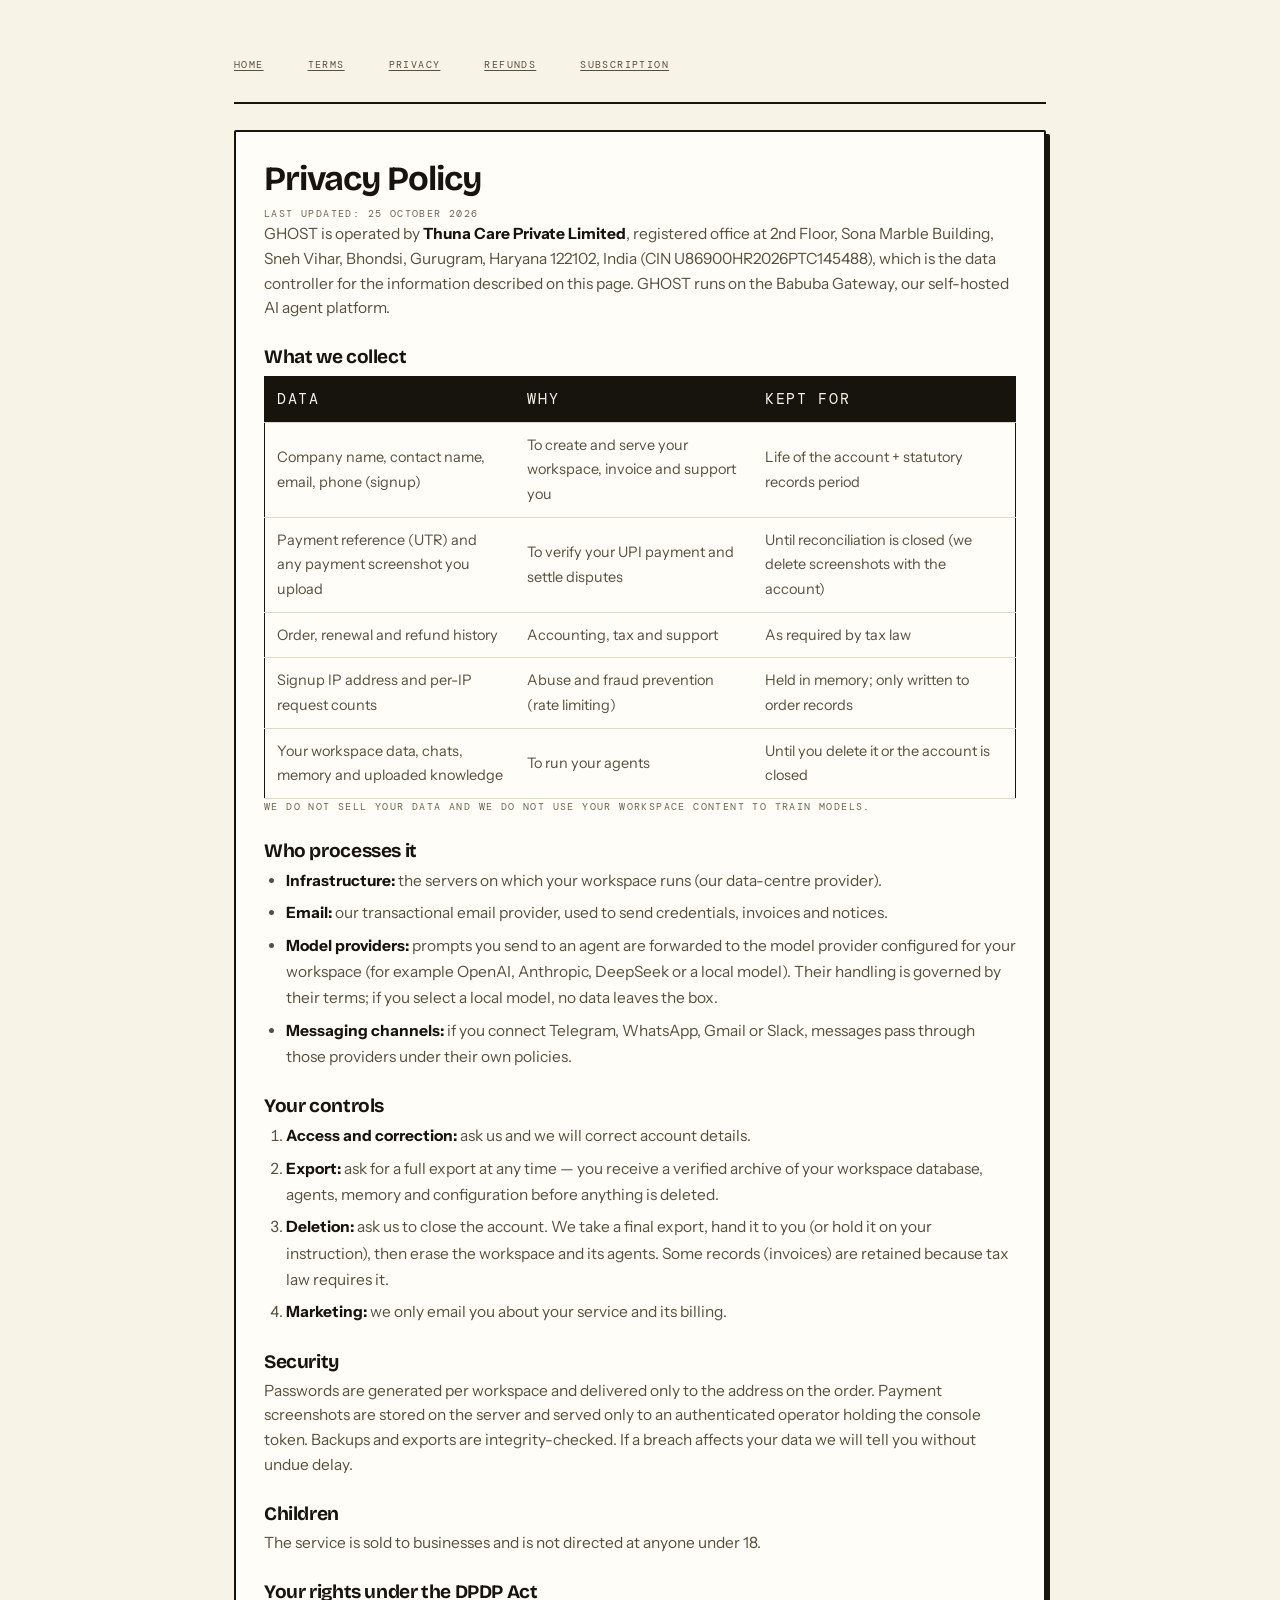
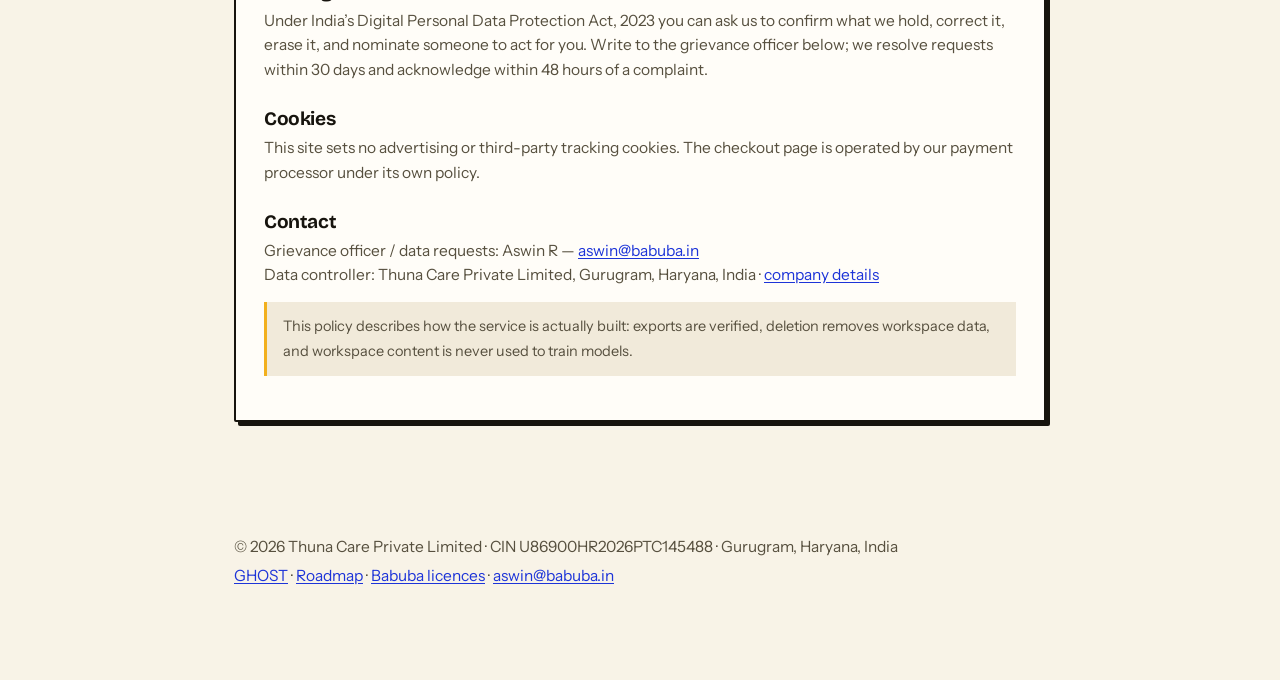
<file: privacy.html>
<!DOCTYPE html>
<html lang="en">
<head>
<meta charset="utf-8">
<meta name="viewport" content="width=device-width,initial-scale=1">
<title>Privacy Policy — GHOST</title>
<link rel="icon" type="image/png" sizes="64x64" href="/favicon.png" />
<link rel="icon" type="image/png" sizes="64x64" href="/favicon.png" />
<link rel="apple-touch-icon" sizes="180x180" href="/apple-touch-icon.png" />
<link rel="canonical" href="https://ghostagents.in/privacy.html">
<meta name="robots" content="index,follow">
<meta name="description" content="How GHOST handles your business data: exports are verified, deletion removes workspace data, and workspace content is never used to train models." />
<meta property="og:title" content="Privacy Policy — GHOST" />
<meta property="og:description" content="How GHOST handles your business data: exports are verified, deletion removes workspace data, and workspace content is never used to train models." />
<meta property="og:type" content="article" />
<meta property="og:url" content="https://ghostagents.in/privacy.html" />
<meta property="og:site_name" content="GHOST" />
<meta property="og:image" content="https://ghostagents.in/assets/og-ghost.png" />
<meta property="og:image:width" content="1200" />
<meta property="og:image:height" content="630" />
<meta property="og:image:alt" content="GHOST — the AI employee that works on WhatsApp" />
<meta name="twitter:card" content="summary_large_image" />
<meta name="twitter:title" content="Privacy Policy — GHOST" />
<meta name="twitter:description" content="How GHOST handles your business data: exports are verified, deletion removes workspace data, and workspace content is never used to train models." />
<meta name="twitter:image" content="https://ghostagents.in/assets/og-ghost.png" />
<link rel="stylesheet" href="/theme.css?v=2" />
</head>
<body class="legal">
<div class="wrap">
  <nav><a href="index.html">Home</a><a href="terms.html">Terms</a><a href="privacy.html">Privacy</a><a href="refund.html">Refunds</a><a href="https://app.ghostagents.in/">Subscription</a></nav>

  <div class="card">
    <h1>Privacy Policy</h1>
    <p class="mut">Last updated: 25 October 2026</p>

    <p>GHOST is operated by <strong>Thuna Care Private Limited</strong>, registered office at 2nd Floor, Sona Marble Building, Sneh Vihar, Bhondsi, Gurugram, Haryana 122102, India (CIN U86900HR2026PTC145488), which is the data controller for the information described on this page. GHOST runs on the Babuba Gateway, our self-hosted AI agent platform.</p>

    <h2>What we collect</h2>
    <table>
      <tr><th>Data</th><th>Why</th><th>Kept for</th></tr>
      <tr><td>Company name, contact name, email, phone (signup)</td><td>To create and serve your workspace, invoice and support you</td><td>Life of the account + statutory records period</td></tr>
      <tr><td>Payment reference (UTR) and any payment screenshot you upload</td><td>To verify your UPI payment and settle disputes</td><td>Until reconciliation is closed (we delete screenshots with the account)</td></tr>
      <tr><td>Order, renewal and refund history</td><td>Accounting, tax and support</td><td>As required by tax law</td></tr>
      <tr><td>Signup IP address and per-IP request counts</td><td>Abuse and fraud prevention (rate limiting)</td><td>Held in memory; only written to order records</td></tr>
      <tr><td>Your workspace data, chats, memory and uploaded knowledge</td><td>To run your agents</td><td>Until you delete it or the account is closed</td></tr>
    </table>
    <p class="mut">We do not sell your data and we do not use your workspace content to train models.</p>

    <h2>Who processes it</h2>
    <ul>
      <li><b>Infrastructure:</b> the servers on which your workspace runs (our data-centre provider).</li>
      <li><b>Email:</b> our transactional email provider, used to send credentials, invoices and notices.</li>
      <li><b>Model providers:</b> prompts you send to an agent are forwarded to the model provider configured for
      your workspace (for example OpenAI, Anthropic, DeepSeek or a local model). Their handling is governed by
      their terms; if you select a local model, no data leaves the box.</li>
      <li><b>Messaging channels:</b> if you connect Telegram, WhatsApp, Gmail or Slack, messages pass through
      those providers under their own policies.</li>
    </ul>

    <h2>Your controls</h2>
    <ol>
      <li><b>Access and correction:</b> ask us and we will correct account details.</li>
      <li><b>Export:</b> ask for a full export at any time — you receive a verified archive of your workspace
      database, agents, memory and configuration before anything is deleted.</li>
      <li><b>Deletion:</b> ask us to close the account. We take a final export, hand it to you (or hold it on your
      instruction), then erase the workspace and its agents. Some records (invoices) are retained because tax
      law requires it.</li>
      <li><b>Marketing:</b> we only email you about your service and its billing.</li>
    </ol>

    <h2>Security</h2>
    <p>Passwords are generated per workspace and delivered only to the address on the order. Payment screenshots
    are stored on the server and served only to an authenticated operator holding the console token. Backups and
    exports are integrity-checked. If a breach affects your data we will tell you without undue delay.</p>

    <h2>Children</h2>
    <p>The service is sold to businesses and is not directed at anyone under 18.</p>

    <h2>Your rights under the DPDP Act</h2>
    <p>Under India’s Digital Personal Data Protection Act, 2023 you can ask us to confirm what we hold, correct it, erase it, and nominate someone to act for you. Write to the grievance officer below; we resolve requests within 30 days and acknowledge within 48 hours of a complaint.</p>
    <h2>Cookies</h2>
    <p>This site sets no advertising or third-party tracking cookies. The checkout page is operated by our payment processor under its own policy.</p>
    <h2>Contact</h2>
    <p>Grievance officer / data requests: Aswin R — <a href="mailto:aswin@babuba.in">aswin@babuba.in</a></p>
    <p>Data controller: Thuna Care Private Limited, Gurugram, Haryana, India · <a href="https://www.babuba.in/company.html">company details</a></p>

    <div class="box">This policy describes how the service is actually built: exports are verified, deletion removes workspace data, and workspace content is never used to train models.</div>
  </div>
</div>

<div class="wrap" style="padding-top:0;color:#6E6551;font-size:13px;line-height:1.9">
  <p>&copy; 2026 Thuna Care Private Limited &middot; CIN U86900HR2026PTC145488 &middot; Gurugram, Haryana, India<br />
  <a href="index.html">GHOST</a> &middot; <a href="https://www.babuba.in/roadmap.html">Roadmap</a> &middot; <a href="https://www.babuba.in/pricing.html">Babuba licences</a> &middot; <a href="mailto:aswin@babuba.in">aswin@babuba.in</a></p>
</div>
</body>
</html>
</file>
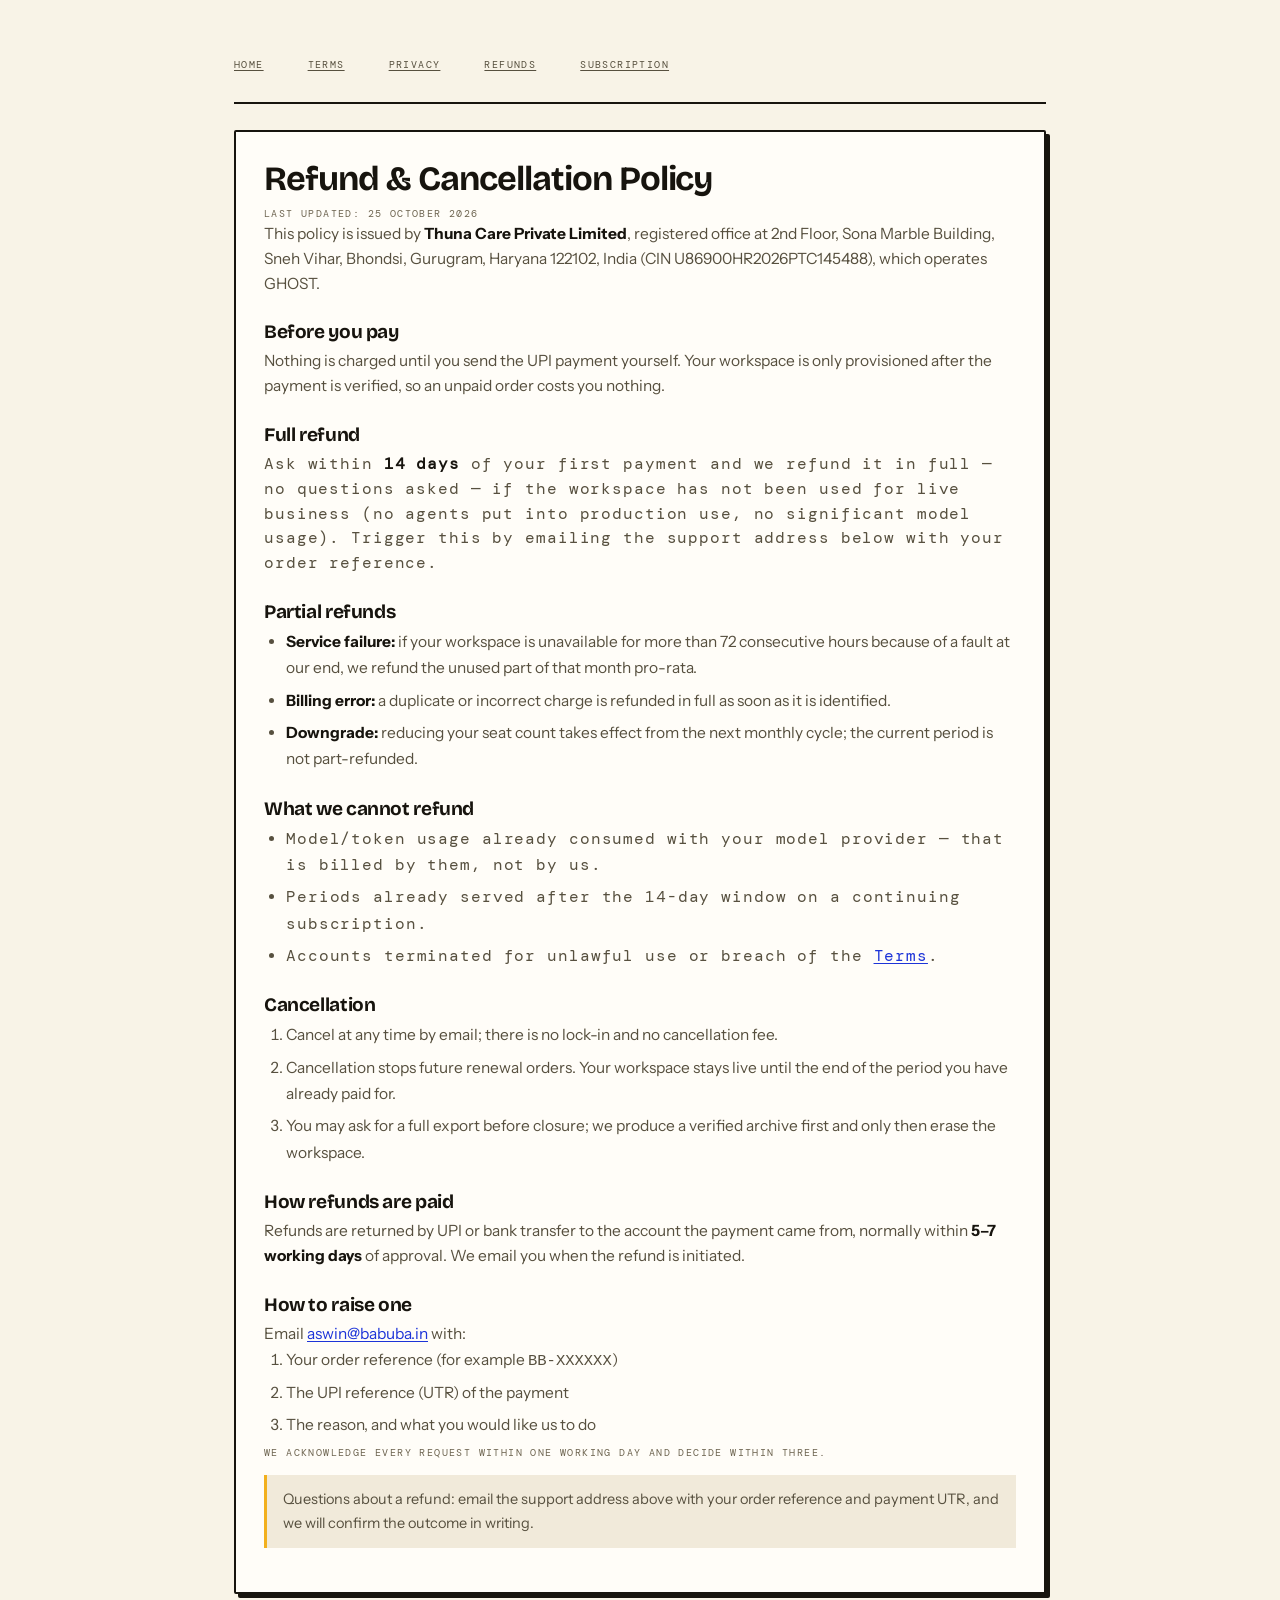
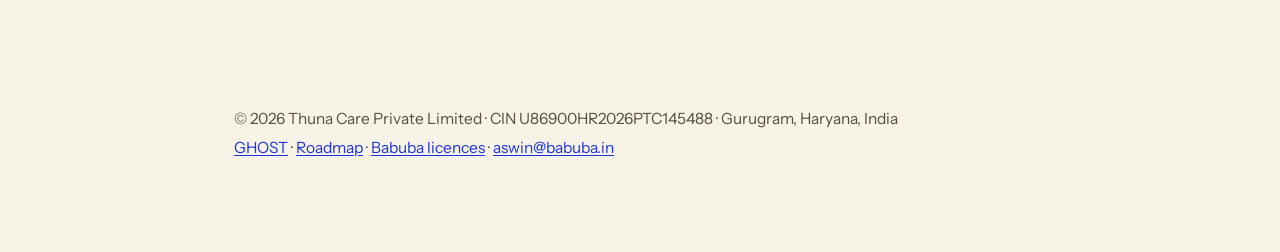
<file: refund.html>
<!DOCTYPE html>
<html lang="en">
<head>
<meta charset="utf-8">
<meta name="viewport" content="width=device-width,initial-scale=1">
<title>Refund &amp; Cancellation Policy — GHOST</title>
<link rel="icon" type="image/png" sizes="64x64" href="/favicon.png" />
<link rel="icon" type="image/png" sizes="64x64" href="/favicon.png" />
<link rel="apple-touch-icon" sizes="180x180" href="/apple-touch-icon.png" />
<link rel="canonical" href="https://ghostagents.in/refund.html">
<meta name="robots" content="index,follow">
<meta name="description" content="How cancellation and refunds work for GHOST: monthly subscription terms, the two-week go-live period, and how to raise a refund request." />
<meta property="og:title" content="Refund & Cancellation Policy — GHOST" />
<meta property="og:description" content="How cancellation and refunds work for GHOST: monthly subscription terms, the two-week go-live period, and how to raise a refund request." />
<meta property="og:type" content="article" />
<meta property="og:url" content="https://ghostagents.in/refund.html" />
<meta property="og:site_name" content="GHOST" />
<meta property="og:image" content="https://ghostagents.in/assets/og-ghost.png" />
<meta property="og:image:width" content="1200" />
<meta property="og:image:height" content="630" />
<meta property="og:image:alt" content="GHOST — the AI employee that works on WhatsApp" />
<meta name="twitter:card" content="summary_large_image" />
<meta name="twitter:title" content="Refund & Cancellation Policy — GHOST" />
<meta name="twitter:description" content="How cancellation and refunds work for GHOST: monthly subscription terms, the two-week go-live period, and how to raise a refund request." />
<meta name="twitter:image" content="https://ghostagents.in/assets/og-ghost.png" />
<link rel="stylesheet" href="/theme.css?v=2" />
</head>
<body class="legal">
<div class="wrap">
  <nav><a href="index.html">Home</a><a href="terms.html">Terms</a><a href="privacy.html">Privacy</a><a href="refund.html">Refunds</a><a href="https://app.ghostagents.in/">Subscription</a></nav>

  <div class="card">
    <h1>Refund &amp; Cancellation Policy</h1>
    <p class="mut">Last updated: 25 October 2026</p>

    <p>This policy is issued by <strong>Thuna Care Private Limited</strong>, registered office at 2nd Floor, Sona Marble Building, Sneh Vihar, Bhondsi, Gurugram, Haryana 122102, India (CIN U86900HR2026PTC145488), which operates GHOST.</p>

    <h2>Before you pay</h2>
    <p>Nothing is charged until you send the UPI payment yourself. Your workspace is only provisioned after the
    payment is verified, so an unpaid order costs you nothing.</p>

    <h2>Full refund</h2>
    <div class="yes">
      <p>Ask within <b>14 days</b> of your first payment and we refund it in full — no questions asked — if the
      workspace has not been used for live business (no agents put into production use, no significant model
      usage). Trigger this by emailing the support address below with your order reference.</p>
    </div>

    <h2>Partial refunds</h2>
    <ul>
      <li><b>Service failure:</b> if your workspace is unavailable for more than 72 consecutive hours because of a
      fault at our end, we refund the unused part of that month pro-rata.</li>
      <li><b>Billing error:</b> a duplicate or incorrect charge is refunded in full as soon as it is identified.</li>
      <li><b>Downgrade:</b> reducing your seat count takes effect from the next monthly cycle; the current period
      is not part-refunded.</li>
    </ul>

    <h2>What we cannot refund</h2>
    <div class="no">
      <ul>
        <li>Model/token usage already consumed with your model provider — that is billed by them, not by us.</li>
        <li>Periods already served after the 14-day window on a continuing subscription.</li>
        <li>Accounts terminated for unlawful use or breach of the <a href="terms.html">Terms</a>.</li>
      </ul>
    </div>

    <h2>Cancellation</h2>
    <ol>
      <li>Cancel at any time by email; there is no lock-in and no cancellation fee.</li>
      <li>Cancellation stops future renewal orders. Your workspace stays live until the end of the period you
      have already paid for.</li>
      <li>You may ask for a full export before closure; we produce a verified archive first and only then erase
      the workspace.</li>
    </ol>

    <h2>How refunds are paid</h2>
    <p>Refunds are returned by UPI or bank transfer to the account the payment came from, normally within
    <b>5–7 working days</b> of approval. We email you when the refund is initiated.</p>

    <h2>How to raise one</h2>
    <p>Email <a href="mailto:aswin@babuba.in">aswin@babuba.in</a> with:</p>
    <ol>
      <li>Your order reference (for example <code>BB-XXXXXX</code>)</li>
      <li>The UPI reference (UTR) of the payment</li>
      <li>The reason, and what you would like us to do</li>
    </ol>
    <p class="mut">We acknowledge every request within one working day and decide within three.</p>

    <div class="box">Questions about a refund: email the support address above with your order reference and payment UTR, and we will confirm the outcome in writing.</div>
  </div>
</div>

<div class="wrap" style="padding-top:0;color:#6E6551;font-size:13px;line-height:1.9">
  <p>&copy; 2026 Thuna Care Private Limited &middot; CIN U86900HR2026PTC145488 &middot; Gurugram, Haryana, India<br />
  <a href="index.html">GHOST</a> &middot; <a href="https://www.babuba.in/roadmap.html">Roadmap</a> &middot; <a href="https://www.babuba.in/pricing.html">Babuba licences</a> &middot; <a href="mailto:aswin@babuba.in">aswin@babuba.in</a></p>
</div>
</body>
</html>
</file>
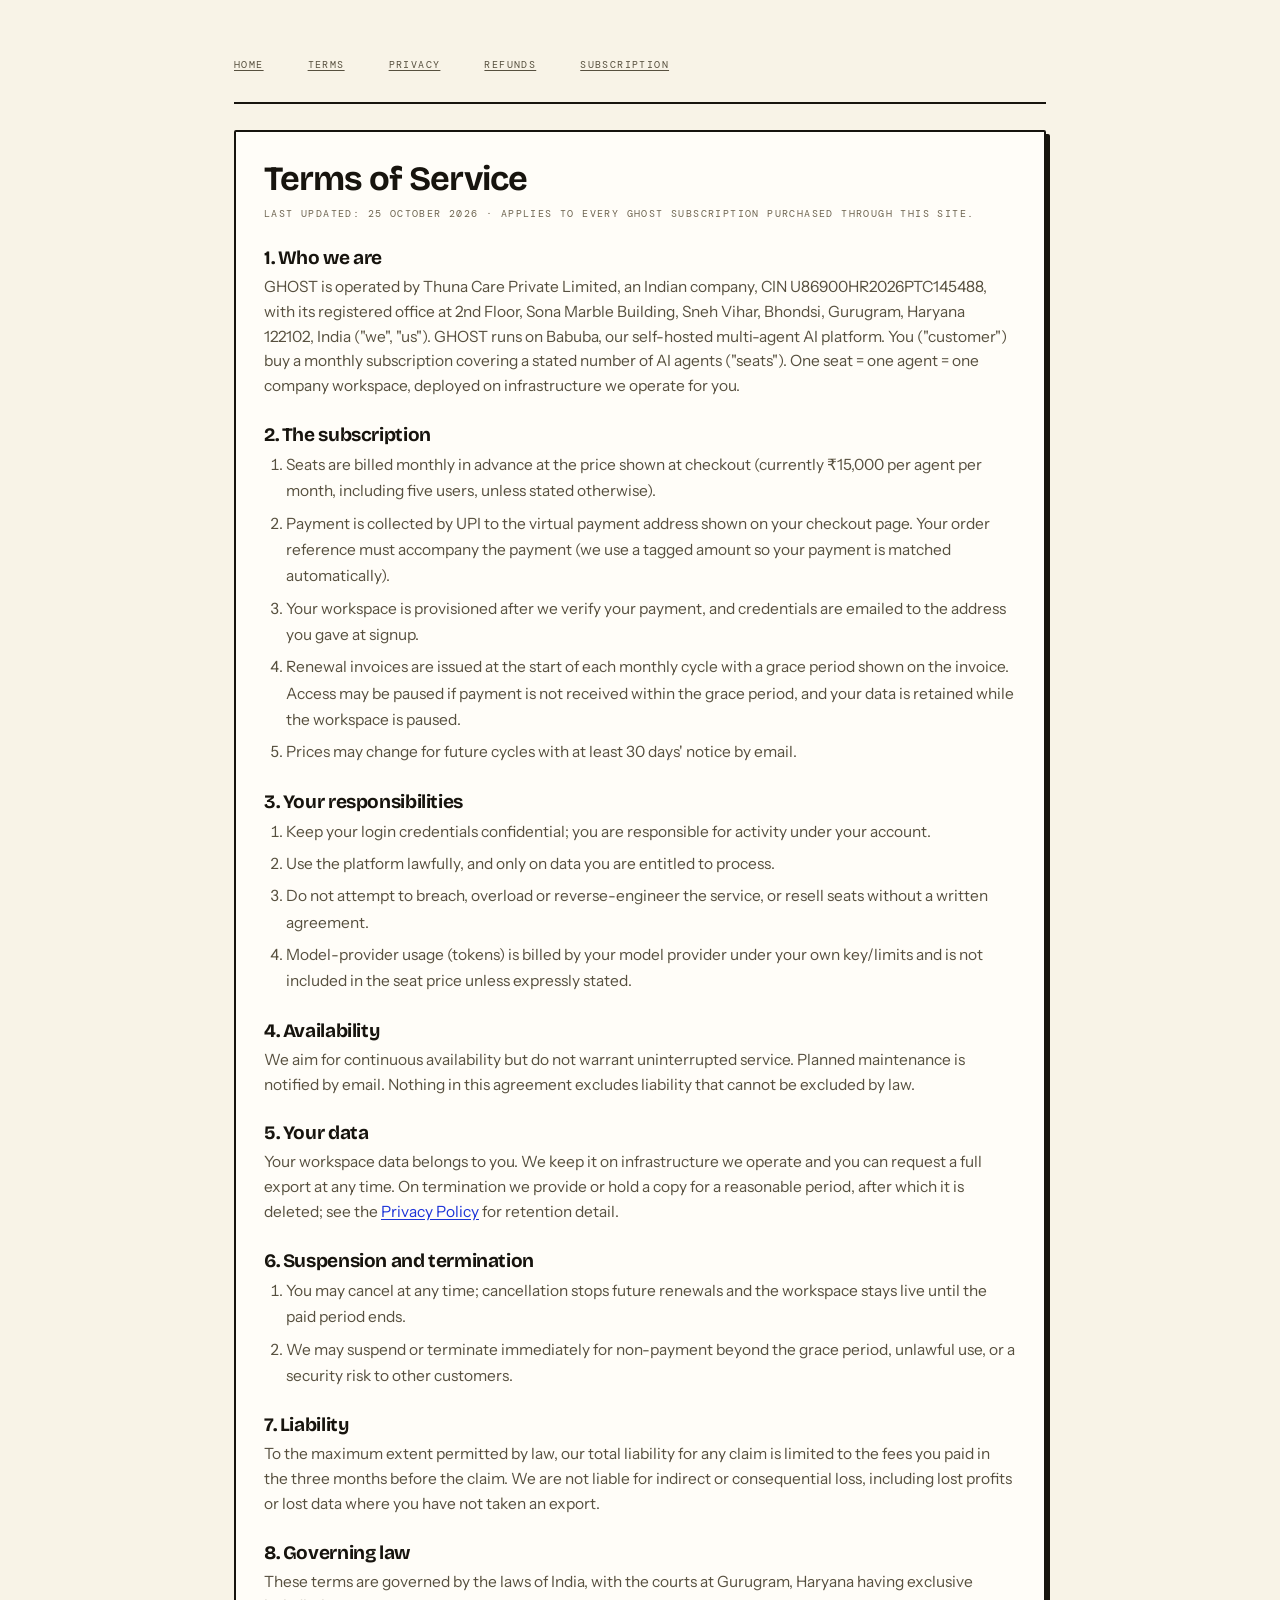
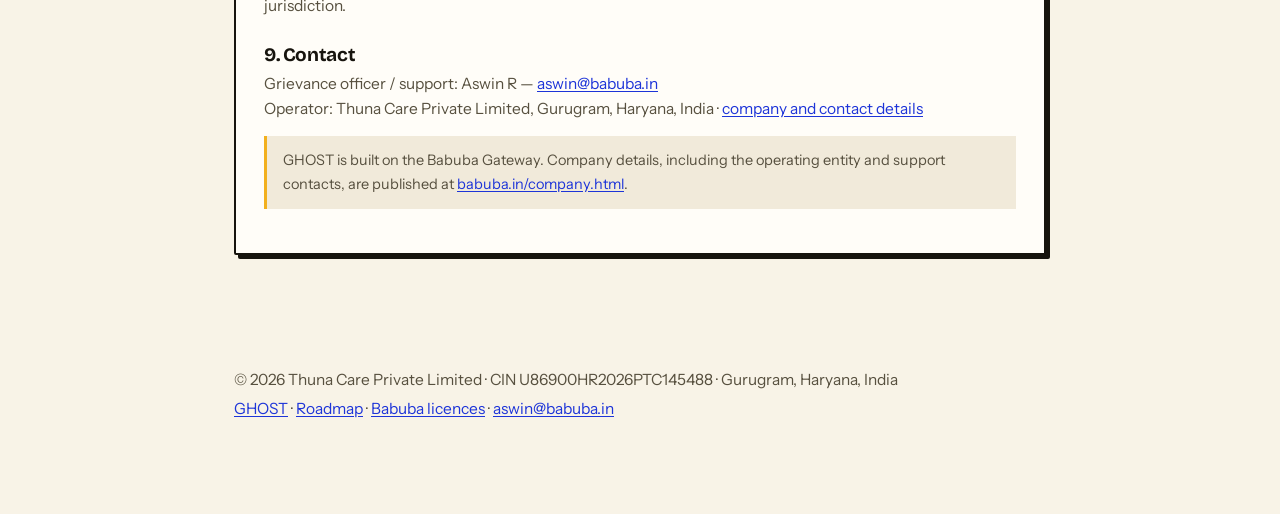
<file: terms.html>
<!DOCTYPE html>
<html lang="en">
<head>
<meta charset="utf-8">
<meta name="viewport" content="width=device-width,initial-scale=1">
<title>Terms of Service — GHOST</title>
<link rel="icon" type="image/png" sizes="64x64" href="/favicon.png" />
<link rel="icon" type="image/png" sizes="64x64" href="/favicon.png" />
<link rel="apple-touch-icon" sizes="180x180" href="/apple-touch-icon.png" />
<link rel="canonical" href="https://ghostagents.in/terms.html">
<meta name="robots" content="index,follow">
<meta name="description" content="The terms under which Thuna Care Private Limited provides GHOST: subscription, 5 users per agent, fair-use limits, data ownership and termination." />
<meta property="og:title" content="Terms of Service — GHOST" />
<meta property="og:description" content="The terms under which Thuna Care Private Limited provides GHOST: subscription, 5 users per agent, fair-use limits, data ownership and termination." />
<meta property="og:type" content="article" />
<meta property="og:url" content="https://ghostagents.in/terms.html" />
<meta property="og:site_name" content="GHOST" />
<meta property="og:image" content="https://ghostagents.in/assets/og-ghost.png" />
<meta property="og:image:width" content="1200" />
<meta property="og:image:height" content="630" />
<meta property="og:image:alt" content="GHOST — the AI employee that works on WhatsApp" />
<meta name="twitter:card" content="summary_large_image" />
<meta name="twitter:title" content="Terms of Service — GHOST" />
<meta name="twitter:description" content="The terms under which Thuna Care Private Limited provides GHOST: subscription, 5 users per agent, fair-use limits, data ownership and termination." />
<meta name="twitter:image" content="https://ghostagents.in/assets/og-ghost.png" />
<link rel="stylesheet" href="/theme.css?v=2" />
</head>
<body class="legal">
<div class="wrap">
  <nav><a href="index.html">Home</a><a href="terms.html">Terms</a><a href="privacy.html">Privacy</a><a href="refund.html">Refunds</a><a href="https://app.ghostagents.in/">Subscription</a></nav>

  <div class="card">
    <h1>Terms of Service</h1>
    <p class="mut">Last updated: 25 October 2026 · Applies to every GHOST subscription purchased through this site.</p>

    <h2>1. Who we are</h2>
    <p>GHOST is operated by Thuna Care Private Limited, an Indian company, CIN U86900HR2026PTC145488, with its registered office at 2nd Floor, Sona Marble Building, Sneh Vihar, Bhondsi, Gurugram, Haryana 122102, India ("we", "us"). GHOST runs on Babuba, our self-hosted multi-agent AI platform. You ("customer") buy a monthly
    subscription covering a stated number of AI agents ("seats"). One seat = one agent = one company
    workspace, deployed on infrastructure we operate for you.</p>

    <h2>2. The subscription</h2>
    <ol>
      <li>Seats are billed monthly in advance at the price shown at checkout (currently ₹15,000 per agent per month, including five users, unless stated otherwise).</li>
      <li>Payment is collected by UPI to the virtual payment address shown on your checkout page. Your order reference must accompany the payment (we use a tagged amount so your payment is matched automatically).</li>
      <li>Your workspace is provisioned after we verify your payment, and credentials are emailed to the address you gave at signup.</li>
      <li>Renewal invoices are issued at the start of each monthly cycle with a grace period shown on the invoice. Access may be paused if payment is not received within the grace period, and your data is retained while the workspace is paused.</li>
      <li>Prices may change for future cycles with at least 30 days' notice by email.</li>
    </ol>

    <h2>3. Your responsibilities</h2>
    <ol>
      <li>Keep your login credentials confidential; you are responsible for activity under your account.</li>
      <li>Use the platform lawfully, and only on data you are entitled to process.</li>
      <li>Do not attempt to breach, overload or reverse-engineer the service, or resell seats without a written agreement.</li>
      <li>Model-provider usage (tokens) is billed by your model provider under your own key/limits and is not included in the seat price unless expressly stated.</li>
    </ol>

    <h2>4. Availability</h2>
    <p>We aim for continuous availability but do not warrant uninterrupted service. Planned maintenance is
    notified by email. Nothing in this agreement excludes liability that cannot be excluded by law.</p>

    <h2>5. Your data</h2>
    <p>Your workspace data belongs to you. We keep it on infrastructure we operate and you can request a full
    export at any time. On termination we provide or hold a copy for a reasonable period, after which it is
    deleted; see the <a href="privacy.html">Privacy Policy</a> for retention detail.</p>

    <h2>6. Suspension and termination</h2>
    <ol>
      <li>You may cancel at any time; cancellation stops future renewals and the workspace stays live until the paid period ends.</li>
      <li>We may suspend or terminate immediately for non-payment beyond the grace period, unlawful use, or a security risk to other customers.</li>
    </ol>

    <h2>7. Liability</h2>
    <p>To the maximum extent permitted by law, our total liability for any claim is limited to the fees you paid
    in the three months before the claim. We are not liable for indirect or consequential loss, including lost
    profits or lost data where you have not taken an export.</p>

    <h2>8. Governing law</h2>
    <p>These terms are governed by the laws of India, with the courts at Gurugram, Haryana having exclusive
    jurisdiction.</p>

    <h2>9. Contact</h2>
    <p>Grievance officer / support: Aswin R — <a href="mailto:aswin@babuba.in">aswin@babuba.in</a></p>
    <p>Operator: Thuna Care Private Limited, Gurugram, Haryana, India · <a href="https://www.babuba.in/company.html">company and contact details</a></p>

    <div class="box">GHOST is built on the Babuba Gateway. Company details, including the operating entity and support contacts, are published at <a href="https://www.babuba.in/company.html">babuba.in/company.html</a>.</div>
  </div>
</div>

<div class="wrap" style="padding-top:0;color:#6E6551;font-size:13px;line-height:1.9">
  <p>&copy; 2026 Thuna Care Private Limited &middot; CIN U86900HR2026PTC145488 &middot; Gurugram, Haryana, India<br />
  <a href="index.html">GHOST</a> &middot; <a href="https://www.babuba.in/roadmap.html">Roadmap</a> &middot; <a href="https://www.babuba.in/pricing.html">Babuba licences</a> &middot; <a href="mailto:aswin@babuba.in">aswin@babuba.in</a></p>
</div>
</body>
</html>
</file>
<file: theme.css>
@font-face{font-family:'Bricolage';font-style:normal;font-weight:700;font-display:swap;src:url([data-uri]) format('woff2')}
@font-face{font-family:'Bricolage';font-style:normal;font-weight:400;font-display:swap;src:url([data-uri]) format('woff2')}
@font-face{font-family:'Instrument Sans';font-style:normal;font-weight:400;font-display:swap;src:url([data-uri]) format('woff2')}
@font-face{font-family:'Instrument Sans';font-style:normal;font-weight:700;font-display:swap;src:url([data-uri]) format('woff2')}
@font-face{font-family:'Instrument Serif';font-style:italic;font-weight:400;font-display:swap;src:url([data-uri]) format('woff2')}
@font-face{font-family:'DM Mono';font-style:normal;font-weight:400;font-display:swap;src:url([data-uri]) format('woff2')}
@font-face{font-family:'Nothing You Could Do';font-style:normal;font-weight:400;font-display:swap;src:url([data-uri]) format('woff2')}
/* ==========================================================================
   GHOST — theme.css
   Same design system as babuba.in (v3 editorial): cream paper, ink, hard
   offset shadows, Bricolage display type, Instrument Sans prose, DM Mono
   chrome. Fonts embedded below (no network), so the page paints instantly.
   ========================================================================== */

:root{
  --paper:#F8F3E7; --paper2:#F1EADA; --white:#FFFDF8;
  --ink:#17140E; --ink2:#57503F; --ink3:#6E6551;
  --line:#CFC5AC; --line2:#E2D9C4;
  --red:#DE3A1A; --blue:#1D34D8; --gold:#F2B01E; --teal:#0C7A62;
  --disp:'Bricolage',system-ui,sans-serif;
  --body:'Instrument Sans',system-ui,sans-serif;
  --mono:'DM Mono',ui-monospace,monospace;
  --serif:'Instrument Serif',Georgia,serif;
  --hand:'Nothing You Could Do',cursive;
  --sh:6px 6px 0 var(--ink);
  --sh-sm:4px 4px 0 var(--ink);
  --wrap:1180px; --max:1180px; --r:2px;
  --ease:cubic-bezier(.16,1,.3,1); --dur:.18s;

  /* legacy aliases — older markup keeps working */
  --bg:var(--paper); --bg2:var(--paper2); --panel:var(--white); --panel2:var(--paper2);
  --fg:var(--ink); --mut:var(--ink2); --dim:var(--ink3); --faint:var(--ink3);
  --acc:var(--red); --acc2:var(--blue); --card:var(--white);
  --volt:var(--gold); --volt-dim:rgba(242,176,30,.2);
  --amber:var(--gold); --signal:var(--red); --bad:var(--red); --ok:var(--teal);
  --sans:var(--body);
}

*,*::before,*::after{box-sizing:border-box;margin:0;padding:0}
html{-webkit-text-size-adjust:100%;scroll-behavior:smooth;overflow-x:hidden;color-scheme:light}
body{
  background:var(--paper); color:var(--ink);
  font-family:var(--body); font-size:17px; line-height:1.6;
  -webkit-font-smoothing:antialiased; overflow-x:hidden;
}
img,svg{display:block;max-width:100%}
a{color:inherit;text-decoration:none}
button{font:inherit;color:inherit;cursor:pointer}
::selection{background:var(--gold);color:var(--ink)}
:focus-visible{outline:3px solid var(--blue);outline-offset:3px}
.wrap{max-width:var(--wrap);margin:0 auto;padding:0 28px}
.scanlines{display:none}

/* ---------- type ---------- */
h1,h2,h3,h4,h5{font-family:var(--disp);font-weight:700;letter-spacing:-.03em;line-height:1}
.hero h1{font-size:clamp(34px,5vw,68px);line-height:.95;letter-spacing:-.038em;max-width:20ch}
.hero h1 em{
  font-style:normal;
  background:linear-gradient(transparent 62%,rgba(242,176,30,.62) 62%);
}
h2.sec-t{font-size:clamp(28px,3.9vw,50px);line-height:.98;letter-spacing:-.035em;max-width:24ch}
.card h3,.pcard h3,.step b,.lim b{font-family:var(--disp);font-weight:700;letter-spacing:-.02em}
.card h3{font-size:21px;margin-bottom:10px}
p.lede{font-size:18.5px;line-height:1.62;color:var(--ink2);max-width:58ch}
p{margin:0}
.card p,.lim p,.step p,details p{color:var(--ink2);font-size:15px;line-height:1.6}
.eyebrow,.kick{
  font-family:var(--mono);font-size:11px;letter-spacing:.18em;text-transform:uppercase;
  color:var(--ink2);display:inline-flex;align-items:center;gap:9px;
}
.eyebrow::before{content:"";width:7px;height:7px;background:var(--red);display:block}
.mut,.dim{color:var(--ink3)}

/* ---------- masthead ---------- */
header{
  position:sticky;top:0;z-index:90;
  background:rgba(248,243,231,.94);backdrop-filter:blur(8px);
  border-bottom:2px solid var(--ink);
}
nav{display:flex;align-items:center;gap:26px;height:64px}
.brand{
  display:flex;align-items:center;gap:10px;
  font-family:var(--disp);font-weight:700;font-size:22px;letter-spacing:-.03em;color:var(--ink);
}
.brand .dot{width:11px;height:11px;border-radius:0;background:var(--red);box-shadow:none;transform:rotate(45deg)}
.nlinks{display:flex;gap:24px;align-items:center;margin-left:auto}
.nlinks a,.nsub{
  font-family:var(--mono);font-size:10.5px;letter-spacing:.14em;text-transform:uppercase;
  color:var(--ink2);padding:4px 0;border-bottom:2px solid transparent;transition:.15s;
}
.nlinks a:hover,.nsub:hover{color:var(--ink);border-bottom-color:var(--ink)}
.nsub{margin-left:6px}
.nav-cta{margin-left:8px}
@media(max-width:980px){.nlinks{display:none}.nsub{margin-left:auto}}

/* ---------- buttons ---------- */
.btn{
  display:inline-flex;align-items:center;gap:9px;
  font-family:var(--body);font-weight:700;font-size:15px;line-height:1;
  padding:15px 22px;border:2px solid var(--ink);border-radius:2px;
  background:var(--white);color:var(--ink);cursor:pointer;white-space:nowrap;
  transition:.18s;
}
.btn:hover{transform:translate(-2px,-2px);box-shadow:var(--sh-sm);color:var(--ink)}
.btn:active{transform:translate(0,0);box-shadow:none}
.btn-p{background:var(--ink);color:var(--paper)}
.btn-p:hover{color:var(--paper);background:var(--ink);box-shadow:4px 4px 0 var(--gold)}
.btn-g{background:var(--white);color:var(--ink);border-color:var(--ink)}
.btn-g:hover{background:var(--gold);color:var(--ink)}

/* ---------- hero ---------- */
.hero{padding:70px 0 34px;position:relative}
.hero:before{content:none}
.hero p{margin-top:20px;color:var(--ink2);font-size:clamp(16px,1.7vw,19px);max-width:58ch;line-height:1.6}
.pricebar{
  display:flex;flex-wrap:wrap;gap:8px 20px;align-items:baseline;margin-top:26px;
  font-family:var(--mono);font-size:11px;letter-spacing:.12em;text-transform:uppercase;color:var(--ink3);
}
.pricebar b{font-family:var(--disp);font-size:22px;letter-spacing:-.02em;text-transform:none;color:var(--ink)}
.pricebar span{color:var(--ink3)}
.cta{display:flex;flex-wrap:wrap;gap:14px;margin-top:30px;align-items:center}
.cta small{color:var(--ink3);font-family:var(--mono);font-size:10.5px;letter-spacing:.1em;text-transform:uppercase}

/* ---------- live demo panel ---------- */
.demo{
  margin:44px 0 6px;border:2px solid var(--ink);border-radius:2px;
  background:var(--white);box-shadow:var(--sh);overflow:hidden;
}
.demo-top{
  display:flex;align-items:center;gap:10px;padding:13px 18px;
  border-bottom:2px solid var(--ink);background:var(--paper2);
  font-family:var(--mono);font-size:10.5px;letter-spacing:.12em;text-transform:uppercase;color:var(--ink3);
}
.live{display:inline-flex;align-items:center;gap:7px;color:var(--teal);font-weight:400}
.live i{width:7px;height:7px;border-radius:50%;background:var(--teal);box-shadow:none}
.demo-body{padding:22px 18px}
.chips{display:flex;flex-wrap:wrap;gap:8px;margin-bottom:14px}
.chip{
  font-family:var(--mono);font-size:10px;letter-spacing:.1em;text-transform:uppercase;
  padding:8px 12px;border:1.5px solid var(--ink);border-radius:2px;
  background:var(--white);color:var(--ink2);transition:.15s;cursor:pointer;
}
.chip:hover{background:var(--gold);color:var(--ink)}
.chips-row,.row{display:flex;gap:10px;margin-top:6px}
.din{
  flex:1;min-width:0;padding:14px 14px;border:1.5px solid var(--ink);border-radius:2px;
  background:var(--paper);color:var(--ink);font-family:var(--body);font-size:15px;
}
.din::placeholder{color:var(--ink3)}
.din:focus{outline:none;box-shadow:var(--sh-sm);background:var(--white)}
.run{
  padding:0 22px;border:2px solid var(--ink);border-radius:2px;
  background:var(--ink);color:var(--paper);font-weight:700;font-size:15px;white-space:nowrap;transition:.18s;
}
.run:hover{box-shadow:4px 4px 0 var(--gold)}
.out{margin-top:18px;font-family:var(--body);font-size:15px;color:var(--ink)}
.trace{display:flex;flex-direction:column;gap:8px;margin-bottom:14px}
.tstep{display:flex;gap:10px;align-items:flex-start;font-family:var(--mono);font-size:11px;letter-spacing:.06em;color:var(--ink3)}
.tstep b{color:var(--teal);font-weight:400}
.facts{display:grid;grid-template-columns:repeat(auto-fit,minmax(190px,1fr));gap:10px;margin:0 0 14px}
.fact{border:1.5px solid var(--line);border-radius:2px;padding:11px 13px;background:var(--paper2)}
.fact k{display:block;font-family:var(--mono);font-size:9.5px;letter-spacing:.14em;text-transform:uppercase;color:var(--ink3);margin-bottom:4px}
.fact v{font-size:14px;color:var(--ink);word-break:break-word}
.answer{
  white-space:pre-wrap;font-size:16px;line-height:1.6;color:var(--ink);
  border-left:3px solid var(--gold);padding:4px 0 4px 16px;
}
.answer.err{border-color:var(--red);color:var(--red)}
.demo-foot{
  padding:12px 18px;border-top:1.5px solid var(--line);background:var(--paper2);
  color:var(--ink3);font-family:var(--mono);font-size:10px;letter-spacing:.1em;text-transform:uppercase;
  display:flex;justify-content:space-between;gap:12px;flex-wrap:wrap;
}
@media(max-width:640px){.chips-row,.row{flex-direction:column}.run{padding:15px}}

/* ---------- proof strip ---------- */
.strip{margin-top:40px;border-top:2px solid var(--ink);border-bottom:2px solid var(--ink);padding:26px 0}
.strip-grid{display:grid;grid-template-columns:repeat(4,1fr);gap:18px;text-align:center}
.strip-grid b{display:block;font-family:var(--disp);font-size:clamp(22px,2.8vw,34px);letter-spacing:-.03em;line-height:1;margin-bottom:8px}
.strip-grid span{font-family:var(--mono);font-size:9.5px;letter-spacing:.14em;text-transform:uppercase;color:var(--ink3)}
@media(max-width:720px){.strip-grid{grid-template-columns:repeat(2,1fr);gap:24px}}

/* ---------- sections ---------- */
section.blk{padding:84px 0;border-bottom:1.5px solid var(--line)}
.head{display:flex;justify-content:space-between;align-items:flex-end;gap:30px;margin-bottom:38px;flex-wrap:wrap}
.head .lede{max-width:52ch}

.grid3{display:grid;grid-template-columns:repeat(3,1fr);gap:22px}
.grid2{display:grid;grid-template-columns:repeat(2,1fr);gap:22px}
@media(max-width:900px){.grid3,.grid2{grid-template-columns:1fr}}

.card{
  background:var(--white);border:2px solid var(--ink);border-radius:2px;padding:24px;
  box-shadow:var(--sh-sm);transition:.2s;position:relative;
}
.grid3 .card:nth-child(1){transform:rotate(-.6deg)}
.grid3 .card:nth-child(2){transform:rotate(.45deg)}
.grid3 .card:nth-child(3){transform:rotate(.55deg)}
.card:hover{transform:rotate(0) translate(-2px,-3px);box-shadow:var(--sh)}
.num{
  display:block;font-family:var(--mono);font-size:10px;letter-spacing:.16em;text-transform:uppercase;
  color:var(--ink3);margin-bottom:14px;padding-bottom:10px;border-bottom:1px solid var(--line2);
}
@media(max-width:900px){.grid3 .card{transform:none}}

/* ---------- how it works ---------- */
.steps{display:grid;grid-template-columns:repeat(4,1fr);border:2px solid var(--ink);background:var(--white);box-shadow:var(--sh-sm)}
.step{padding:22px;border-right:1.5px solid var(--line)}
.step:last-child{border-right:0}
.step em{display:block;font-family:var(--mono);font-style:normal;font-size:9.5px;letter-spacing:.14em;text-transform:uppercase;color:var(--red);margin-bottom:10px}
.step b{display:block;font-size:17px;margin-bottom:8px;line-height:1.15}
.step p{font-size:14px;line-height:1.55}
@media(max-width:900px){.steps{grid-template-columns:1fr 1fr}.step:nth-child(2){border-right:0}.step:nth-child(1),.step:nth-child(2){border-bottom:1.5px solid var(--line)}}
@media(max-width:560px){.steps{grid-template-columns:1fr}.step{border-right:0;border-bottom:1.5px solid var(--line)}.step:last-child{border-bottom:0}}

/* ---------- tables ---------- */
.tbl{width:100%;border-collapse:collapse;margin-top:26px;font-size:15px;background:var(--white);border:2px solid var(--ink)}
.tbl th{
  background:var(--ink);color:var(--paper);font-family:var(--mono);font-weight:400;
  font-size:9.5px;letter-spacing:.14em;text-transform:uppercase;text-align:left;padding:12px 14px;
}
.tbl td{padding:13px 14px;border-bottom:1px solid var(--line2);color:var(--ink2);vertical-align:top}
.tbl tr:last-child td{border-bottom:0}
.tbl td:first-child{color:var(--ink);font-weight:600}
.tbl-wrap{overflow-x:auto}

/* ---------- pricing ---------- */
.pcard{
  background:var(--white);border:2.5px solid var(--ink);border-radius:2px;padding:30px;
  box-shadow:var(--sh);position:relative;
}
.amt{font-family:var(--disp);font-size:clamp(38px,5.5vw,60px);line-height:1;letter-spacing:-.04em}
.amt small{font-family:var(--mono);font-size:11px;letter-spacing:.12em;text-transform:uppercase;color:var(--ink3);letter-spacing:.1em}
.per{font-family:var(--mono);font-size:10.5px;letter-spacing:.12em;text-transform:uppercase;color:var(--ink3);margin-top:10px}
.pcard ul{list-style:none;margin:20px 0 0;padding:0}
.pcard li{font-size:15px;line-height:1.45;color:var(--ink2);padding:9px 0 9px 22px;position:relative;border-top:1px solid var(--line2)}
.pcard li::before{content:"";position:absolute;left:2px;top:16px;width:7px;height:7px;border:1.5px solid var(--ink);border-radius:50%}

/* ---------- limits ---------- */
.limits{display:grid;grid-template-columns:repeat(2,1fr);gap:22px}
.lim{border-left:3px solid var(--red);padding:2px 0 2px 16px}
.lim b{display:block;font-size:16px;margin-bottom:4px}
.lim p{font-size:14.5px}
@media(max-width:760px){.limits{grid-template-columns:1fr}}

/* ---------- faq ---------- */
details{border-bottom:1.5px solid var(--line);padding:18px 0}
summary{cursor:pointer;font-family:var(--disp);font-size:18px;font-weight:700;letter-spacing:-.02em;list-style:none;display:flex;justify-content:space-between;gap:16px}
summary::-webkit-details-marker{display:none}
summary:after{content:"+";color:var(--red);font-family:var(--mono);font-size:20px;line-height:1}
details[open] summary:after{content:"−"}
details p{margin-top:12px;max-width:70ch}

/* ---------- close ---------- */
.close{padding:92px 0;text-align:center}
.close h2{font-size:clamp(30px,4.4vw,56px);letter-spacing:-.038em;line-height:.98;max-width:22ch;margin:0 auto}
.close p{color:var(--ink2);margin:18px auto 30px;max-width:54ch}

/* ---------- footer ---------- */
footer{border-top:2px solid var(--ink);background:var(--paper2);padding:32px 0;font-family:var(--mono);font-size:10.5px;letter-spacing:.06em;color:var(--ink3)}
.fgrid{display:flex;justify-content:space-between;gap:18px;flex-wrap:wrap;align-items:center}
footer a{color:var(--ink2);border-bottom:1px solid var(--line);padding-bottom:1px}
footer a:hover{color:var(--ink);border-bottom-color:var(--ink)}
footer div[style*="display:flex"]{flex-wrap:wrap}

/* ---------- legal pages ---------- */
body.legal{background:var(--paper);color:var(--ink);font-family:var(--body);font-size:17px;line-height:1.7}
body.legal .wrap{max-width:860px;margin:0 auto;padding:40px 24px 90px}
body.legal nav{margin-bottom:26px;border-bottom:2px solid var(--ink);padding-bottom:14px}
body.legal nav a{
  margin-right:18px;font-family:var(--mono);font-size:10px;letter-spacing:.14em;text-transform:uppercase;color:var(--ink2);
}
body.legal nav a:hover{color:var(--ink)}
body.legal .card{background:var(--white);border:2px solid var(--ink);border-radius:2px;padding:30px 28px;margin-bottom:20px;box-shadow:var(--sh-sm)}
body.legal h1{font-family:var(--disp);font-size:clamp(26px,3.2vw,34px);letter-spacing:-.03em;margin:0 0 10px}
body.legal h2{font-family:var(--disp);font-size:19px;letter-spacing:-.02em;margin:26px 0 8px}
body.legal p,body.legal li,body.legal td,body.legal th{color:var(--ink2);font-size:15.5px}
body.legal strong,body.legal b{color:var(--ink)}
body.legal .mut{font-family:var(--mono);font-size:10px;letter-spacing:.14em;text-transform:uppercase;color:var(--ink3)}
body.legal a{color:var(--blue);text-decoration:underline;text-underline-offset:2px}
body.legal ol,body.legal ul{padding-left:22px}
body.legal ol li,body.legal ul li{margin-bottom:6px}
body.legal table{width:100%;border-collapse:collapse;margin-top:10px;border:1.5px solid var(--ink)}
body.legal th{background:var(--ink);color:var(--paper);font-family:var(--mono);font-weight:400;font-size:9.5px;letter-spacing:.12em;text-transform:uppercase}
body.legal th,body.legal td{text-align:left;padding:10px 12px;border-bottom:1px solid var(--line2);font-size:14.5px}
body.legal .box{border-left:3px solid var(--gold);background:var(--paper2);padding:12px 16px;color:var(--ink2);font-size:14.5px;margin:14px 0}
body.legal .yes{color:var(--teal);font-family:var(--mono);font-size:11px;letter-spacing:.08em}
body.legal .no{color:var(--red);font-family:var(--mono);font-size:11px;letter-spacing:.08em}

/* ---------- 404 / handoff ---------- */
body.nf,body.simple{
  margin:0;background:var(--paper);color:var(--ink);font-family:var(--body);
  display:flex;min-height:100vh;align-items:center;justify-content:center;text-align:center;padding:32px;
}
body.nf .box,body.simple .box{max-width:560px;background:var(--white);border:2px solid var(--ink);border-radius:2px;padding:44px 38px;box-shadow:var(--sh)}
body.nf h1,body.simple h1{font-family:var(--disp);font-size:clamp(26px,4vw,38px);letter-spacing:-.035em;margin:0 0 12px;line-height:1}
body.nf .code,body.simple .code{font-family:var(--mono);font-size:10.5px;letter-spacing:.16em;text-transform:uppercase;color:var(--red);margin-bottom:18px}
body.nf p,body.simple p{color:var(--ink2);margin:0 0 24px;font-size:16px}
body.nf .links{display:flex;gap:14px;justify-content:center;flex-wrap:wrap;margin-top:8px}
body.nf .links a,body.simple a{color:var(--blue);text-decoration:underline;text-underline-offset:2px;font-size:15px}
body.nf .btn,body.simple a.btn{
  display:inline-block;background:var(--ink);color:var(--paper);text-decoration:none;
  font-weight:700;font-size:15px;padding:15px 24px;border:2px solid var(--ink);border-radius:2px;
}
body.nf .btn:hover,body.simple a.btn:hover{box-shadow:4px 4px 0 var(--gold);transform:translate(-2px,-2px)}
body.simple small{display:block;margin-top:22px;font-family:var(--mono);font-size:10px;letter-spacing:.12em;text-transform:uppercase;color:var(--ink3)}

/* ---------- figure frame (ported from babuba.in) ---------- */
.how-grid{display:grid;grid-template-columns:1fr 1fr;gap:46px;align-items:start}
.fig{position:relative;background:var(--white);border:2px solid var(--ink);box-shadow:var(--sh);padding:14px}
.fig svg{display:block;width:100%;height:auto}
.fig-tag{position:absolute;top:-13px;left:16px;font-family:var(--mono);font-size:9.5px;letter-spacing:.16em;text-transform:uppercase;background:var(--ink);color:var(--paper);padding:5px 9px;z-index:2}
.fig figcaption{font-family:var(--serif);font-style:italic;font-size:15.5px;line-height:1.45;color:var(--ink2);margin-top:14px;padding-top:12px;border-top:1px solid var(--line)}
.fig figcaption b{font-family:var(--mono);font-style:normal;font-size:9.5px;letter-spacing:.14em;text-transform:uppercase;color:var(--ink);display:block;margin-bottom:5px}
@media (max-width:940px){.how-grid{grid-template-columns:1fr;gap:34px}}
@media (prefers-reduced-motion:reduce){.fig svg *{animation:none!important}}
.how-grid .steps{grid-template-columns:1fr;box-shadow:var(--sh-sm)}
.how-grid .step{border-right:0;border-bottom:1.5px solid var(--line);padding:20px 22px}
.how-grid .step:last-child{border-bottom:0}
@media (max-width:940px){.how-grid .step{padding:18px 20px}}
.fig-raw{padding:0;background:transparent;border:0;box-shadow:none}
.fig-raw .fig-tag{background:var(--ink)}
/* Fig. 02 animations */
@keyframes f2dash{to{stroke-dashoffset:-24}}
@keyframes f2flow{to{stroke-dashoffset:-172}}
@keyframes f2scan{0%{transform:translateY(0);opacity:0}12%{opacity:.75}82%{opacity:.75}100%{transform:translateY(158px);opacity:0}}
@keyframes f2glow{0%,100%{filter:drop-shadow(0 0 0 rgba(242,176,30,0))}50%{filter:drop-shadow(0 0 9px rgba(242,176,30,.85))}}
@keyframes f2ring{0%,100%{stroke-opacity:0}50%{stroke-opacity:1}}
@keyframes f2tick{0%,100%{opacity:.4}8%,26%{opacity:1}}
@keyframes f2stage{0%,100%{fill:#17140E;opacity:.55}6%,14%{fill:#C98C00;opacity:1}}
@keyframes f2skel{0%,100%{fill-opacity:.35}50%{fill-opacity:.8}}
@keyframes f2caret{0%,49%{opacity:1}50%,100%{opacity:0}}
@keyframes f2pop{0%,100%{opacity:.85}50%{opacity:1}}
.f2-attach{animation:f2dash 1.6s linear infinite}
.f2-packet{fill:none;stroke:#F2B01E;stroke-width:3.4;stroke-linecap:round;stroke-dasharray:16 156;opacity:.95;animation:f2flow 2.8s linear infinite}
.f2-scan{animation:f2scan 3.6s ease-in-out infinite}
.f2-fin{animation:f2glow 3.4s ease-in-out infinite}
.f2-ring{animation:f2ring 3.4s ease-in-out infinite}
.f2-ck{animation:f2tick 3.8s ease-in-out infinite}
.f2-ck2{animation-delay:.5s}
.f2-ck3{animation-delay:1s}
.f2-skel{animation:f2skel 2.6s ease-in-out infinite}
.f2-caret{animation:f2caret 1.1s steps(1) infinite}
.f2-onit{animation:f2pop 3.4s ease-in-out infinite}
.f2-stage{animation:f2stage 6.6s ease-in-out infinite}
.f2-stage2{animation-delay:.7s}
.f2-stage3{animation-delay:1.4s}
@media (prefers-reduced-motion:reduce){
  .f2-attach,.f2-packet,.f2-scan,.f2-fin,.f2-ring,.f2-ck,.f2-skel,.f2-caret,.f2-onit,.f2-stage{animation:none!important}
  .f2-packet,.f2-scan,.f2-ring{opacity:0}
  .f2-ck,.f2-stage{opacity:1}
}
@media (max-width:820px){.fig-raw{overflow-x:auto}.fig-raw svg{min-width:720px}}
/* ---------- Bub — the tour mascot ---------- */
.bub{position:fixed;right:22px;bottom:18px;z-index:80;display:flex;flex-direction:row-reverse;align-items:flex-end;pointer-events:none}
.bub-char{width:88px;flex:0 0 88px;pointer-events:auto;cursor:pointer;background:none;border:0;padding:0;transform-origin:50% 100%}
.bub-char svg{width:100%;height:auto;overflow:visible}
.bub-note{pointer-events:auto;position:relative;background:var(--white);border:2px solid var(--ink);border-radius:14px 14px 3px 14px;box-shadow:5px 5px 0 var(--ink);padding:13px 34px 11px 15px;max-width:250px;margin-right:-4px;margin-bottom:28px;transition:opacity .25s,transform .25s}
.bub-note::after{content:"";position:absolute;right:-2px;bottom:-13px;width:16px;height:14px;background:var(--white);border-right:2px solid var(--ink);border-bottom:2px solid var(--ink);clip-path:polygon(100% 0,100% 100%,0 0);transform:skewX(-14deg)}
.bub-note .say{font-family:var(--hand);font-size:18.5px;line-height:1.3;color:var(--ink);margin:0}
.bub-note .ctrl{display:flex;align-items:center;gap:10px;margin-top:11px}
.bub-note .bar{position:relative;flex:1;height:3px;background:var(--line2);overflow:hidden}
.bub-note .bar i{position:absolute;left:0;top:0;bottom:0;width:9%;background:var(--red);transition:width .35s}
.bub-note .step{font-family:var(--mono);font-size:9px;letter-spacing:.1em;color:var(--ink3)}
.bub-note .next{border:1.5px solid var(--ink);background:var(--paper);font-family:var(--mono);font-size:9.5px;letter-spacing:.1em;text-transform:uppercase;padding:4px 7px;cursor:pointer;line-height:1}
.bub-note .next:hover{background:var(--ink);color:var(--paper)}
.bub-close{position:absolute;right:7px;top:5px;border:0;background:none;font-family:var(--mono);font-size:12px;line-height:1;color:var(--ink3);cursor:pointer;padding:3px}
.bub-close:hover{color:var(--red)}
.bub.hidden .bub-note{opacity:0;transform:translateY(6px) scale(.97);pointer-events:none}
@keyframes bob{0%,100%{transform:translateY(0)}50%{transform:translateY(-5px)}}
@keyframes wave{0%,100%{transform:rotate(-6deg)}50%{transform:rotate(-24deg)}}
@keyframes blink{0%,96%,100%{transform:scaleY(1)}98%{transform:scaleY(.1)}}
@keyframes ant{0%,100%{transform:translateY(0)}50%{transform:translateY(-2px)}}
.bub-char .m-float{animation:bob 3.4s ease-in-out infinite}
.bub-char .m-arm-l{transform-box:view-box;transform-origin:21px 79px;transition:transform .35s ease}
.bub-char .m-arm-r{transform-box:view-box;transform-origin:99px 79px;transition:transform .35s ease}
.bub-char .m-eye{transform-box:fill-box;transform-origin:center;animation:blink 6s infinite}
.bub-char .m-ant{transform-box:fill-box;transform-origin:center bottom;animation:ant 2.2s ease-in-out infinite}
.bub.pose-wave .m-arm-r{animation:wave 1.5s ease-in-out infinite}
.bub.pose-point .m-arm-r{transform:rotate(34deg)}
.bub.pose-think .m-arm-l{transform:rotate(-58deg)}
.bub.pose-coin .m-arm-r{transform:rotate(16deg)}
.bub.pose-hold .m-arm-l{transform:rotate(-10deg)}
.bub.pose-hold .m-arm-r{transform:rotate(10deg)}
.bub.pose-wave .m-acc{fill:#F2B01E}
.bub.pose-point .m-acc{fill:#DE3A1A}
.bub.pose-think .m-acc{fill:#1D34D8}
.bub.pose-coin .m-acc{fill:#F2B01E}
.bub.pose-hold .m-acc{fill:#0C7A62}
@media (max-width:640px){
  .bub{left:auto;right:12px;bottom:12px;flex-direction:column;align-items:flex-end;gap:0}
  .bub-char{width:56px;flex:0 0 56px}
  .bub-char svg{width:56px}
  .bub-note{display:none;position:absolute;right:0;bottom:66px;width:214px;margin:0;padding:10px 30px 9px 12px;border-radius:12px 12px 12px 3px}
  .bub.open .bub-note{display:block}
  .bub-note .say{font-size:15.5px}
  .bub-note .bar{display:none}
  .bub-note .ctrl{margin-top:8px;justify-content:space-between}
  .bub-note::after{right:26px;bottom:-12px;transform:none;clip-path:polygon(0 0,100% 0,50% 100%);border:0;width:14px;height:12px;background:var(--white);box-shadow:none;border-right:2px solid var(--ink);border-bottom:2px solid var(--ink);rotate:45deg}
}
@media (prefers-reduced-motion:reduce){
  .bub-char .m-float,.bub-char .m-eye,.bub-char .m-ant,.bub.pose-wave .m-arm-r{animation:none}
}
</file>
